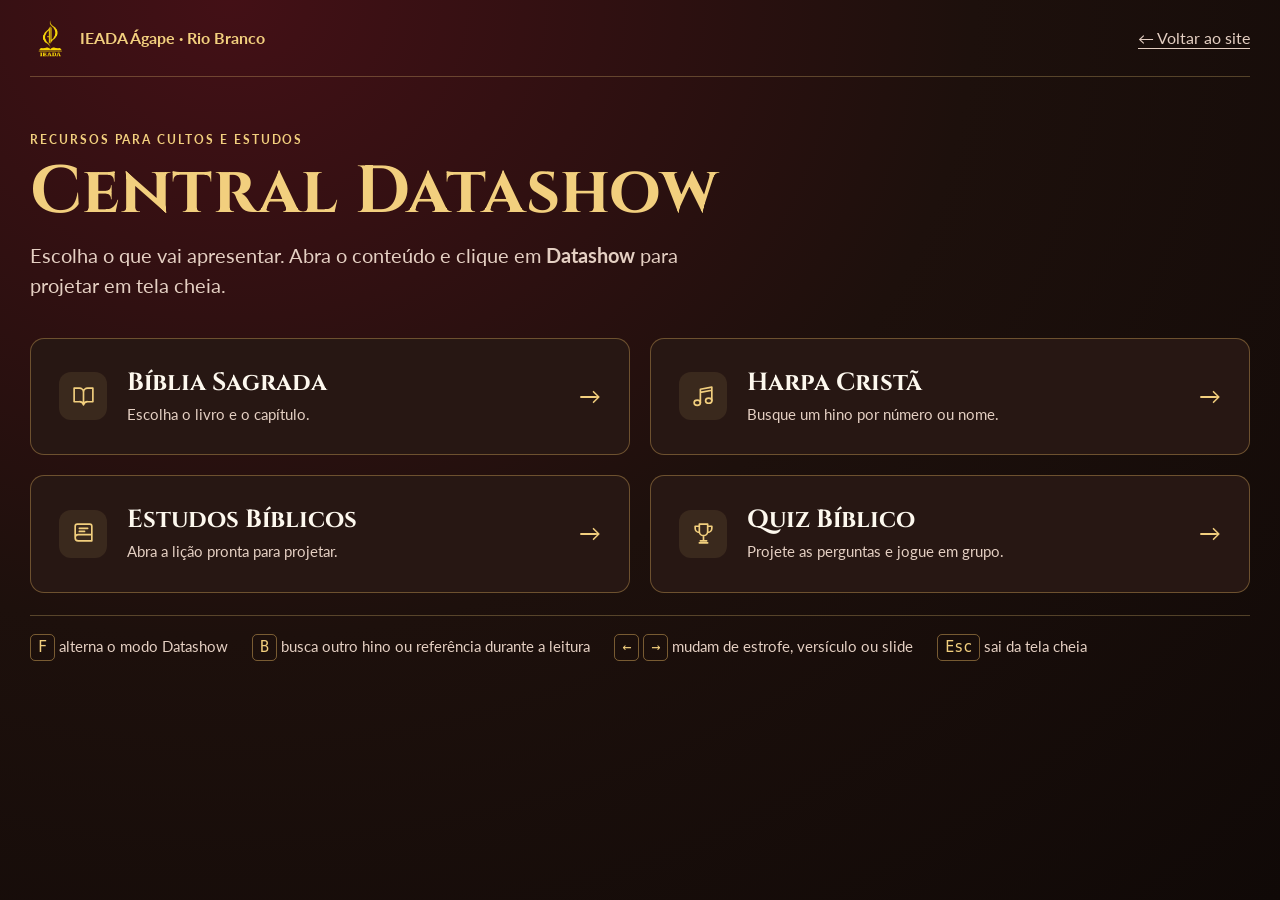
<file: apresentacao.html>
<!DOCTYPE html>
<html lang="pt-BR">
<head>
  <meta charset="UTF-8">
  <meta name="viewport" content="width=device-width, initial-scale=1">
  <meta name="theme-color" content="#180e0b">
  <title>Central Datashow | IEADA Ágape</title>
  <meta name="description" content="Abra a Bíblia, a Harpa Cristã, os estudos e o quiz da IEADA Ágape para apresentar no Datashow.">
  <link rel="icon" href="logo.png">
  <link href="https://fonts.googleapis.com/css2?family=Cinzel:wght@600;700&family=Lato:wght@400;700&display=swap" rel="stylesheet">
  <style>
    *, *::before, *::after { box-sizing: border-box; }
    :root { color-scheme: dark; --gold: #f2cf7e; --cream: #fdf8ee; --muted: #e4cfc2; }
    body {
      margin: 0;
      min-height: 100vh;
      background: radial-gradient(ellipse at 18% 0%, #431016, #1d100c 50%, #100907);
      color: var(--cream);
      font: 1rem/1.55 Lato, system-ui, sans-serif;
    }
    a { color: inherit; }
    a:focus-visible { outline: 3px solid var(--gold); outline-offset: 4px; }
    .frame { width: min(100% - 40px, 1220px); margin-inline: auto; }
    .masthead {
      display: flex;
      flex-wrap: wrap;
      align-items: center;
      justify-content: space-between;
      gap: 12px 20px;
      padding: 18px 0;
      border-bottom: 1px solid #f2cf7e46;
    }
    .brand { display: inline-flex; align-items: center; gap: 10px; color: var(--gold); text-decoration: none; font-weight: 700; }
    .brand img { width: 40px; height: 40px; object-fit: contain; }
    .back { color: var(--muted); text-underline-offset: 4px; }
    main { padding-block: clamp(32px, 6vh, 68px) 48px; }
    .eyebrow { color: var(--gold); letter-spacing: .16em; text-transform: uppercase; font-weight: 700; font-size: .76rem; }
    h1 { margin: 6px 0 12px; color: var(--gold); font: 700 clamp(2.05rem, 5.2vw, 4.5rem)/1.1 Cinzel, Georgia, serif; }
    .intro { max-width: 58ch; margin: 0 0 clamp(24px, 4vh, 42px); color: var(--muted); font-size: clamp(1rem, 1.7vw, 1.22rem); }
    .tools { display: grid; grid-template-columns: repeat(2, minmax(0, 1fr)); gap: clamp(12px, 2vw, 20px); }
    .tool {
      display: grid;
      grid-template-columns: auto minmax(0, 1fr) auto;
      align-items: center;
      gap: clamp(10px, 2vw, 20px);
      min-height: 112px;
      padding: clamp(14px, 2.3vw, 28px);
      border: 1px solid #d6a85a66;
      border-radius: 14px;
      background: #271713;
      text-decoration: none;
      transition: background .18s, border-color .18s;
    }
    .tool:hover { background: #39221a; border-color: var(--gold); }
    .tool-icon { display: grid; place-items: center; width: 48px; height: 48px; border-radius: 12px; background: #f2cf7e18; color: var(--gold); }
    .tool-icon svg { width: 25px; height: 25px; fill: none; stroke: currentColor; stroke-width: 1.6; stroke-linecap: round; stroke-linejoin: round; }
    .tool strong { display: block; font: 700 clamp(1.05rem, 2vw, 1.55rem)/1.25 Cinzel, Georgia, serif; }
    .tool small { display: block; margin-top: 5px; color: var(--muted); font-size: .95rem; }
    .arrow { color: var(--gold); font-size: 1.4rem; }
    .shortcuts {
      display: flex;
      flex-wrap: wrap;
      align-items: center;
      gap: 12px 24px;
      padding: 18px 0;
      margin-top: 22px;
      border-top: 1px solid #f2cf7e46;
      color: var(--muted);
      font-size: .94rem;
    }
    kbd { display: inline-block; padding: 1px 7px; border: 1px solid #d6a85a80; border-radius: 5px; color: var(--gold); }
    @media (max-width: 720px) { .tools { grid-template-columns: 1fr; } .tool { min-height: 88px; } }
    @media (prefers-reduced-motion: reduce) { .tool { transition: none; } }
  </style>
  <link rel="manifest" href="manifest.webmanifest">
  <link rel="apple-touch-icon" sizes="180x180" href="icons/app-apple-180.png">
  <meta name="apple-mobile-web-app-title" content="IEADA Ágape">
</head>
<body>
  <header class="masthead frame">
    <a class="brand" href="index.html"><img src="logo.png" alt=""> IEADA Ágape · Rio Branco</a>
    <a class="back" href="index.html">← Voltar ao site</a>
  </header>
  <main class="frame">
    <div class="eyebrow">Recursos para cultos e estudos</div>
    <h1>Central Datashow</h1>
    <p class="intro">Escolha o que vai apresentar. Abra o conteúdo e clique em <strong>Datashow</strong> para projetar em tela cheia.</p>
    <nav class="tools" aria-label="Ferramentas para apresentar">
      <a class="tool" href="biblia.html">
        <span class="tool-icon"><svg viewBox="0 0 24 24" aria-hidden="true"><path d="M12 6v14M3 4h5a4 4 0 0 1 4 4 4 4 0 0 1 4-4h5v13h-5a4 4 0 0 0-4 3 4 4 0 0 0-4-3H3z"/></svg></span>
        <span><strong>Bíblia Sagrada</strong><small>Escolha o livro e o capítulo.</small></span>
        <span class="arrow" aria-hidden="true">→</span>
      </a>
      <a class="tool" href="harpa.html">
        <span class="tool-icon"><svg viewBox="0 0 24 24" aria-hidden="true"><path d="M9 18V5l11-2v13M9 8l11-2"/><ellipse cx="6" cy="18" rx="3" ry="2.5"/><ellipse cx="17" cy="16" rx="3" ry="2.5"/></svg></span>
        <span><strong>Harpa Cristã</strong><small>Busque um hino por número ou nome.</small></span>
        <span class="arrow" aria-hidden="true">→</span>
      </a>
      <a class="tool" href="estudos.html?datashow=1">
        <span class="tool-icon"><svg viewBox="0 0 24 24" aria-hidden="true"><path d="M6 3h12a2 2 0 0 1 2 2v14H7a3 3 0 0 1-3-3V5a2 2 0 0 1 2-2zM4 16a3 3 0 0 1 3-3h13M8 7h8M8 10h5"/></svg></span>
        <span><strong>Estudos Bíblicos</strong><small>Abra a lição pronta para projetar.</small></span>
        <span class="arrow" aria-hidden="true">→</span>
      </a>
      <a class="tool" href="quiz.html">
        <span class="tool-icon"><svg viewBox="0 0 24 24" aria-hidden="true"><path d="M8 3h8v7a4 4 0 1 1-8 0zM8 5H4v2a4 4 0 0 0 4 4M16 5h4v2a4 4 0 0 1-4 4M12 14v5M8 21h8M9 19h6"/></svg></span>
        <span><strong>Quiz Bíblico</strong><small>Projete as perguntas e jogue em grupo.</small></span>
        <span class="arrow" aria-hidden="true">→</span>
      </a>
    </nav>
    <div class="shortcuts" aria-label="Atalhos de apresentação">
      <span><kbd>F</kbd> alterna o modo Datashow</span>
      <span><kbd>B</kbd> busca outro hino ou referência durante a leitura</span>
      <span><kbd>←</kbd> <kbd>→</kbd> mudam de estrofe, versículo ou slide</span>
      <span><kbd>Esc</kbd> sai da tela cheia</span>
    </div>
  </main>
</body>
</html>
</file>
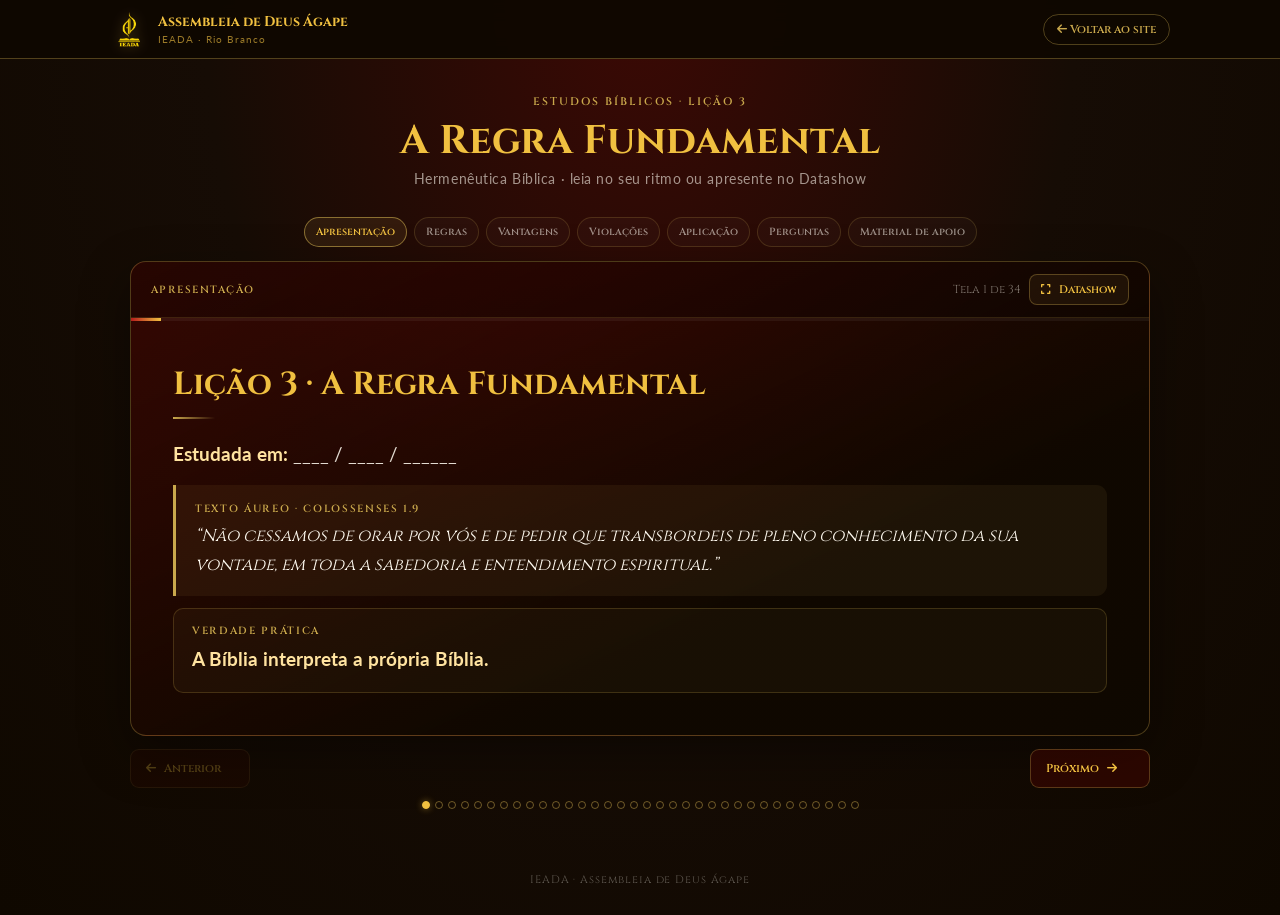
<file: estudos.html>
<!DOCTYPE html>
<html lang="pt-BR">
<head>
  <meta charset="UTF-8" />
  <meta name="viewport" content="width=device-width, initial-scale=1.0" />
  <meta name="description" content="Estudo bíblico interativo da Assembleia de Deus Ágape: Lição 3, A Regra Fundamental." />
  <meta name="theme-color" content="#0f0800" />
  <title>Estudos Bíblicos – A Regra Fundamental | IEADA Ágape</title>
  <link rel="icon" type="image/png" href="logo.png" />
  <link href="https://fonts.googleapis.com/css2?family=Cinzel:wght@400;600;700&family=Lato:wght@300;400;700&display=swap" rel="stylesheet" />
  <link rel="stylesheet" href="https://cdnjs.cloudflare.com/ajax/libs/font-awesome/6.5.0/css/all.min.css" />
  <style>
    :root{--red:#b71c1c;--red-dark:#650900;--gold:#c9a84c;--gold-lt:#f0c040;--dark:#0f0800;--dark2:#1a1000;--cream:#fdf8ee;--green:#238264;--danger:#ce514b}
    *,*::before,*::after{box-sizing:border-box}
    html{scroll-behavior:smooth}
    body{margin:0;min-height:100vh;background:radial-gradient(ellipse at 50% 0%,#3b0905 0%,#160c05 48%,var(--dark) 100%);color:var(--cream);font-family:'Lato',sans-serif}
    button,select{font:inherit}
    .header{position:sticky;top:0;z-index:20;background:rgba(15,8,0,.96);border-bottom:1px solid rgba(201,168,76,.36);backdrop-filter:blur(10px)}
    .header-inner{max-width:1100px;margin:auto;padding:10px 20px;display:flex;align-items:center;justify-content:space-between;gap:14px}
    .brand{display:flex;align-items:center;gap:10px;text-decoration:none}
    .brand img{width:38px;height:38px;object-fit:contain;filter:drop-shadow(0 0 7px rgba(201,168,76,.4))}
    .brand-name{font:700 .86rem 'Cinzel',serif;color:var(--gold-lt);line-height:1.4}
    .brand-name span{display:block;font: .65rem 'Lato',sans-serif;color:rgba(240,192,64,.62);letter-spacing:.1em}
    .back{padding:7px 13px;border:1px solid rgba(201,168,76,.35);border-radius:24px;color:var(--gold);font:600 .72rem 'Cinzel',serif;text-decoration:none;white-space:nowrap}
    .back:hover{border-color:var(--gold);background:rgba(201,168,76,.08)}
    .hero{text-align:center;padding:35px 18px 18px}
    .hero-kicker{color:var(--gold);font:600 .68rem 'Cinzel',serif;letter-spacing:.19em;text-transform:uppercase}
    h1,h2,h3,h4{font-family:'Cinzel',serif}
    .hero h1{margin:8px 0 5px;color:var(--gold-lt);font-size:clamp(1.55rem,4.3vw,2.5rem);line-height:1.2}
    .hero p{margin:0;color:rgba(253,248,238,.58);font-size:.88rem;letter-spacing:.04em}
    .layout{max-width:940px;margin:0 auto;padding:0 18px 42px}
    .topic-nav{display:flex;justify-content:center;gap:7px;overflow-x:auto;padding:12px 2px 14px;scrollbar-width:none}
    .topic-nav::-webkit-scrollbar{display:none}
    .topic-btn{flex:0 0 auto;padding:7px 11px;border:1px solid rgba(201,168,76,.2);border-radius:20px;background:rgba(255,255,255,.025);color:rgba(253,248,238,.55);font:600 .65rem 'Cinzel',serif;cursor:pointer;transition:.2s}
    .topic-btn:hover,.topic-btn[aria-current="true"]{color:var(--gold-lt);border-color:rgba(201,168,76,.6);background:rgba(201,168,76,.1)}
    .panel{max-width:760px;margin:0 auto;border:1px solid rgba(201,168,76,.32);border-radius:16px;background:linear-gradient(155deg,rgba(127,0,0,.31),rgba(15,8,0,.95) 68%);box-shadow:0 18px 50px rgba(0,0,0,.38);overflow:hidden}
    .panel-top{display:flex;align-items:center;justify-content:space-between;gap:12px;padding:12px 20px;background:rgba(0,0,0,.27);border-bottom:1px solid rgba(201,168,76,.18)}
    .panel-right{display:flex;align-items:center;gap:14px}
    .present-btn{display:inline-flex;align-items:center;gap:8px;padding:7px 11px;border:1px solid rgba(201,168,76,.34);border-radius:8px;background:rgba(201,168,76,.08);color:var(--gold-lt);font:600 .68rem 'Cinzel',serif;cursor:pointer}
    .present-btn:hover{background:rgba(201,168,76,.17);border-color:var(--gold)}
    .section-label{color:var(--gold);font:600 .65rem 'Cinzel',serif;letter-spacing:.14em;text-transform:uppercase}
    .counter{color:rgba(253,248,238,.45);font: .72rem 'Cinzel',serif;white-space:nowrap}
    .progress{height:3px;background:rgba(255,255,255,.05)}
    .progress-fill{height:100%;width:0;background:linear-gradient(90deg,var(--red),var(--gold-lt));transition:width .28s ease}
    .slide-stage{min-height:330px;padding:clamp(22px,5vw,42px);animation:fade-up .3s ease}
    @keyframes fade-up{from{opacity:0;transform:translateY(8px)}to{opacity:1;transform:none}}
    .slide-title{margin:0 0 19px;color:var(--gold-lt);font-size:clamp(1.15rem,3vw,1.58rem);line-height:1.35}
    .slide-title::after{content:'';display:block;width:42px;height:2px;margin-top:11px;background:linear-gradient(90deg,var(--gold),transparent)}
    .slide-content{color:rgba(253,248,238,.88);font-size:1rem;line-height:1.8}
    .slide-content p{margin:0 0 13px}
    .slide-content h3{margin:20px 0 8px;color:var(--gold-lt);font-size:.93rem}
    .slide-content h4{margin:18px 0 7px;color:#f2d286;font-size:.82rem}
    .slide-content ul,.slide-content ol{padding-left:22px;margin:8px 0 14px}
    .slide-content li{padding-left:3px;margin:7px 0}
    .slide-content strong{color:#ffe3a0}
    .slide-content em{color:#f1d89f}
    .ref{display:block;margin-top:12px;color:var(--gold);font:600 .72rem 'Cinzel',serif;letter-spacing:.04em}
    .truth-card{padding:17px 19px;margin:12px 0;border-left:3px solid var(--gold);border-radius:0 11px 11px 0;background:rgba(201,168,76,.08)}
    .truth-label{display:block;margin-bottom:5px;color:var(--gold);font:600 .65rem 'Cinzel',serif;letter-spacing:.16em;text-transform:uppercase}
    .truth-text{font:italic 1.07rem/1.7 'Cinzel',serif;color:var(--cream)}
    .practical-card{padding:15px 18px;border:1px solid rgba(201,168,76,.22);border-radius:10px;background:rgba(201,168,76,.05)}
    .devotional-grid{display:grid;grid-template-columns:repeat(2,minmax(0,1fr));gap:9px;margin-top:12px}
    .devotional-item{padding:10px 12px;border:1px solid rgba(201,168,76,.17);border-radius:9px;background:rgba(255,255,255,.035);font-size:.87rem;line-height:1.5}
    .devotional-item strong{display:block;color:var(--gold-lt);font:600 .72rem 'Cinzel',serif;margin-bottom:3px}
    .verse-list{display:grid;gap:9px}
    .verse{display:grid;grid-template-columns:30px 1fr;gap:9px;align-items:start;padding:10px 12px;border-radius:9px;background:rgba(255,255,255,.035);border:1px solid rgba(201,168,76,.12)}
    .verse-num{color:var(--gold);font:600 .75rem 'Cinzel',serif}
    .verse p{margin:0}
    .quiz-meta{display:flex;justify-content:space-between;gap:12px;margin-bottom:15px;color:rgba(253,248,238,.5);font:600 .68rem 'Cinzel',serif;letter-spacing:.09em;text-transform:uppercase}
    .quiz-question{margin:0 0 17px;font:600 clamp(1.08rem,3vw,1.35rem)/1.55 'Cinzel',serif;color:var(--cream)}
    .quiz-options{display:grid;gap:9px}
    .quiz-option{display:flex;align-items:flex-start;gap:12px;width:100%;padding:12px 14px;text-align:left;border:1px solid rgba(201,168,76,.23);border-radius:10px;background:rgba(255,255,255,.04);color:var(--cream);font-size:.92rem;line-height:1.5;cursor:pointer;transition:.18s}
    .quiz-option:hover:not(:disabled){background:rgba(201,168,76,.1);border-color:rgba(201,168,76,.65);transform:translateY(-1px)}
    .option-letter{display:grid;place-items:center;flex:0 0 25px;width:25px;height:25px;border:1px solid rgba(201,168,76,.4);border-radius:50%;color:var(--gold-lt);font:600 .7rem 'Cinzel',serif}
    .quiz-option.correct{border-color:rgba(35,130,100,.8);background:rgba(35,130,100,.16)}
    .quiz-option.incorrect{border-color:rgba(206,81,75,.75);background:rgba(206,81,75,.13)}
    .quiz-option:disabled{cursor:default}
    .feedback{display:none;margin-top:14px;padding:14px 16px;border:1px solid rgba(201,168,76,.2);border-radius:10px;background:rgba(0,0,0,.2);color:rgba(253,248,238,.82);font-size:.88rem;line-height:1.6}
    .feedback.show{display:block}
    .feedback strong{display:block;margin-bottom:4px;color:var(--gold-lt);font-family:'Cinzel',serif}
    .restart-quiz{display:block;margin-top:11px;padding:7px 11px;border:1px solid rgba(201,168,76,.3);border-radius:7px;background:rgba(255,255,255,.04);color:var(--gold-lt);font:600 .65rem 'Cinzel',serif;cursor:pointer}
    .restart-quiz:hover{background:rgba(201,168,76,.12);border-color:var(--gold)}
    .slide-nav{display:flex;align-items:center;justify-content:space-between;gap:12px;max-width:760px;margin:13px auto 0}
    .nav-button{display:flex;align-items:center;gap:8px;min-width:120px;padding:11px 15px;border:1px solid rgba(201,168,76,.31);border-radius:9px;background:rgba(127,0,0,.24);color:var(--gold-lt);font:600 .72rem 'Cinzel',serif;cursor:pointer;transition:.2s}
    .nav-button:hover:not(:disabled){background:rgba(127,0,0,.5);border-color:var(--gold)}
    .nav-button:disabled{opacity:.28;cursor:default}
    .slide-dots{display:flex;justify-content:center;gap:5px;flex-wrap:wrap;margin:13px auto 0;max-width:540px}
    .slide-dot{width:8px;height:8px;padding:0;border:1px solid rgba(201,168,76,.5);border-radius:50%;background:transparent;cursor:pointer}
    .slide-dot[aria-current="true"]{background:var(--gold-lt);border-color:var(--gold-lt);box-shadow:0 0 7px rgba(240,192,64,.45)}
    .footer{text-align:center;padding:21px 15px 28px;color:rgba(253,248,238,.32);font: .68rem 'Cinzel',serif;letter-spacing:.08em}
    @media(max-width:600px){.header-inner{padding:9px 12px}.brand-name{font-size:.72rem}.brand img{width:32px;height:32px}.back{font-size:.64rem;padding:6px 10px}.hero{padding-top:27px}.layout{padding:0 11px 32px}.topic-nav{justify-content:flex-start}.topic-btn{font-size:.61rem;padding:7px 9px}.panel-top{padding:10px 14px}.slide-stage{min-height:280px;padding:22px 17px}.slide-content{font-size:.95rem;line-height:1.74}.devotional-grid{grid-template-columns:1fr}.slide-nav{gap:8px}.nav-button{min-width:0;padding:10px 11px;font-size:.65rem}.slide-dots{max-width:300px}}
    @media(prefers-reduced-motion:reduce){html{scroll-behavior:auto}*,*::before,*::after{animation-duration:.01ms!important;transition-duration:.01ms!important}}
  </style>
  <link rel="stylesheet" href="desktop.css">
  <link rel="stylesheet" href="estudos-projecao.css">
  <link rel="manifest" href="manifest.webmanifest">
  <link rel="apple-touch-icon" sizes="180x180" href="icons/app-apple-180.png">
  <meta name="apple-mobile-web-app-title" content="IEADA Ágape">
</head>
<body class="site-study">
  <header class="header">
    <div class="header-inner">
      <a class="brand" href="index.html"><img src="logo.png" alt=""><span class="brand-name">Assembleia de Deus Ágape<span>IEADA · Rio Branco</span></span></a>
      <a class="back" href="index.html"><i class="fa-solid fa-arrow-left" aria-hidden="true"></i> Voltar ao site</a>
    </div>
  </header>

  <section class="hero">
    <div class="hero-kicker">Estudos Bíblicos · Lição 3</div>
    <h1>A Regra Fundamental</h1>
    <p>Hermenêutica Bíblica · leia no seu ritmo ou apresente no Datashow</p>
  </section>

  <main class="layout" id="presentation">
    <nav class="topic-nav" id="topicNav" aria-label="Seções do estudo"></nav>
    <section class="panel" aria-live="polite">
      <div class="panel-top"><span class="section-label" id="sectionLabel"></span><div class="panel-right"><span class="counter" id="counter"></span><button class="present-btn" id="studyFullscreen" type="button"><i class="fa-solid fa-expand" aria-hidden="true"></i> Tela cheia</button><button class="present-btn" id="presentButton" type="button" aria-pressed="false" title="Modo Datashow (F)"><i class="fa-solid fa-expand" aria-hidden="true"></i><span>Datashow</span></button></div></div>
      <div class="progress"><div class="progress-fill" id="progressFill"></div></div>
      <article class="slide-stage" id="slideStage"></article>
    </section>
    <nav class="slide-nav" aria-label="Navegação dos slides">
      <button class="nav-button" id="previous" type="button"><i class="fa-solid fa-arrow-left" aria-hidden="true"></i> Anterior</button>
      <button class="nav-button" id="next" type="button">Próximo <i class="fa-solid fa-arrow-right" aria-hidden="true"></i></button>
    </nav>
    <div class="slide-dots" id="slideDots" aria-label="Ir para slide"></div>
  </main>

  <footer class="footer">IEADA · Assembleia de Deus Ágape</footer>

  <div hidden aria-hidden="true">
    <template id="s1">
      <div class="truth-card"><span class="truth-label">Texto Áureo</span><div class="truth-text">“Não cessamos de orar por vós e de pedir que transbordeis de pleno conhecimento da sua vontade, em toda a sabedoria e entendimento espiritual.” <span class="ref">Colossenses 1.9</span></div></div>
      <div class="practical-card"><span class="truth-label">Verdade Prática</span><strong>A Bíblia interpreta a própria Bíblia.</strong></div>
      <h3>Devocional Diário</h3>
      <div class="devotional-grid">
        <div class="devotional-item"><strong>Segunda · Dt 8.3</strong>Alimento para a alma faminta</div>
        <div class="devotional-item"><strong>Terça · 2Tm 3.16</strong>Palavra inspirada por Deus</div>
        <div class="devotional-item"><strong>Quarta · Ez 37.7</strong>O poder que concede vida</div>
        <div class="devotional-item"><strong>Quinta · 2Co 6.7</strong>Armas ofensivas e defensivas</div>
        <div class="devotional-item"><strong>Sexta · Jr 15.16</strong>Sentir prazer nos Mandamentos</div>
        <div class="devotional-item"><strong>Sábado · Sl 119.11</strong>Guardar a Palavra no coração</div>
      </div>
      <p class="ref">Hinos da Harpa: 408 · 147 · 135</p>
    </template>
    <template id="s2">
      <h3>Colossenses 1.9–12</h3>
      <div class="verse-list">
        <div class="verse"><span class="verse-num">9</span><p>Por esta razão, também nós, desde o dia em que o ouvimos, não cessamos de orar por vós e de pedir que transbordeis de pleno conhecimento da sua vontade, em toda a sabedoria e entendimento espiritual;</p></div>
        <div class="verse"><span class="verse-num">10</span><p>a fim de viverdes de modo digno do Senhor, para o seu inteiro agrado, frutificando em toda boa obra e crescendo no pleno conhecimento de Deus;</p></div>
        <div class="verse"><span class="verse-num">11</span><p>sendo fortalecidos com todo o poder, segundo a força da sua glória, em toda a perseverança e longanimidade; com alegria,</p></div>
        <div class="verse"><span class="verse-num">12</span><p>dando graças ao Pai, que vos fez idôneos à parte que vos cabe da herança dos santos na luz.</p></div>
      </div>
    </template>
    <template id="s3">
      <h3>Introdução</h3>
      <p>Ao estudar as Escrituras, deve-se levar em conta que não se pode entender o texto sagrado do seu próprio modo, seguindo fórmulas particulares (2Pe 1.20). A hermenêutica é a ciência que trata das regras que visam à interpretação das passagens bíblicas, buscando elucidar o seu real sentido e, assim, possibilitar a sua aplicação correta.</p>
    </template>
    <template id="s3b">
      <div class="truth-card"><span class="truth-label">I. A regra das regras</span><div class="truth-text">“A Bíblia interpreta a Bíblia.”</div></div>
      <p>Normalmente, quando se trata de interpretar o texto de um documento importante, no qual se encontram pontos obscuros, deve-se esperar primariamente que este seja o seu próprio intérprete. Esgotada essa possibilidade, outras fontes poderão ser buscadas. Em relação à Bíblia, tal procedimento não somente é conveniente e possível, mas também absolutamente necessário e indispensável. Desta, derivam todas as outras regras.</p>
    </template>
    <template id="s4">
      <h3>1. A Bíblia interpreta a Bíblia</h3>
      <p>De fato, a Bíblia é indiscutivelmente a melhor intérprete de si mesma. Esta é a primeira e fundamental regra da correta interpretação bíblica. A Escritura é, indiscutivelmente, o seu melhor comentário e interpretação.</p>
      <div class="truth-card"><span class="truth-label">Ideia-chave</span><div class="truth-text">Quando uma passagem parecer difícil, procure outra parte da Bíblia que a esclareça.</div></div>
      <p class="ref">Atos 8.30–35 · 2 Pedro 1.20</p>
    </template>
    <template id="s5">
      <h3>2. Contexto amplo</h3>
      <p>Para se interpretar a Bíblia, deve-se enxergar toda ela, a partir do seu contexto imediato, ou seja, partindo de todas as palavras em volta do texto, e depois verificar todas as outras passagens de referência. O intérprete precisa estar familiarizado com a Escritura e manter uma aplicação concentrada.</p>
    </template>
    <template id="s5b">
      <p>Quanto mais familiarizado estiver, mais facilmente encontrará os versículos e passagens correlatas que esclarecem outras passagens, <em>“conferindo coisas espirituais com espirituais”</em> (1Co 2.13). Isso equivale a usar a Bíblia de tal modo que ela venha a ser sua própria intérprete.</p>
    </template>
    <template id="s6">
      <h3>3. Simplicidade e clareza</h3>
      <p>Sendo a Bíblia um livro divinamente inspirado, seu objetivo principal é fazer o homem <em>“sábio para a salvação pela fé em Cristo Jesus”</em> (2Tm 3.15,16). Por isso, é plausível que a mensagem bíblica tenha sido expressa com simplicidade e clareza, para ser suficientemente entendida.</p>
      <p>Todavia, como a Bíblia trata, no seu conjunto, de temas que abrangem o céu e a terra, o visível e o invisível, o material e o espiritual, o tempo e a eternidade, há passagens que só podem ser plenamente entendidas mediante um estudo cuidadoso e aplicado.</p>
      <h3>Quando uma passagem parece difícil</h3>
      <p>Procure outra parte da Bíblia que a esclareça (At 8.30–35; Is 53.7).</p>
      <ul><li>A Bíblia é absolutamente consistente e não pode contradizer-se, inclusive em questões de doutrina, moral, ética ou fatos históricos.</li><li>O ensino de passagens claras e múltiplas deve ter prioridade sobre um ensino aparente de passagens únicas e obscuras.</li></ul>
    </template>
    <template id="s7">
      <h3>4. Uma única verdade</h3>
      <p>Há um significado correto para cada texto da Bíblia, uma única verdade possível, ao contrário da teoria liberal de que a interpretação depende de cada intérprete (Jo 17.17).</p>
      <p>Na realidade, não existem múltiplas interpretações corretas de uma passagem bíblica, exceto no sentido de que existem, algumas vezes, vários aspectos do significado. Uma passagem pode ter variadas aplicações, mas só existe um único significado central.</p>
      <p>A correta interpretação levará diferentes pessoas, de diferentes lugares e idades, a chegarem às mesmas conclusões sobre esse significado central, não ao contrário. Jesus enviou o Espírito Santo para nos guiar no entendimento correto da mesma Palavra que Ele inspirou (Jo 14.26; 1Jo 2.27).</p>
      <p class="ref">“A Bíblia é sua principal intérprete.”</p>
    </template>
    <template id="s8">
      <h3>II. Vantagens desta regra</h3>
      <p>Sabendo que a Escritura deve ser explicada pela própria Escritura, algumas vantagens decorrem de se usar a Bíblia como intérprete de si mesma.</p>
    </template>
    <template id="s8b">
      <h3>1. Sentido verdadeiro das palavras</h3>
      <p>Tomando a comparação de preceitos com preceitos, de conceitos com conceitos, verificando atentamente as passagens correlatas expressas na Palavra, não só o intérprete adquire o verdadeiro sentido das palavras e textos determinados, mas também a certeza, quanto à fé e à moral, de todas as doutrinas bíblicas (Lc 24.27).</p>
    </template>
    <template id="s9">
      <h3>2. Totalidade da mensagem</h3>
      <p>A revelação bíblica foi dada progressivamente, de maneira que algumas passagens apenas refletem um ensino parcial duma verdade (Is 28.10; Hb 1.1).</p>
    </template>
    <template id="s9b">
      <p>Portanto, deve-se ter sempre em mente que não se pode considerar de toda bíblica uma doutrina antes de resumir e encerrar tudo quanto a Escritura diz a respeito da mesma. Tampouco um dever é de todo bíblico se não abrange e reúne todos os ensinos, prescrições e reservas que determinam a Bíblia em relação ao mesmo.</p>
    </template>
    <template id="s10">
      <h3>3. Importância desta regra</h3>
      <p>É de suma importância observar a regra das regras (a Bíblia é sua própria intérprete), evitando incorrer em erros e até atrair sobre si a maldição que a própria Escritura Sagrada pronuncia contra quem adulterar a Palavra de Deus (2Co 4.2; 2Pe 3.16).</p>
      <p>Além disso, quem busca interpretar a Bíblia sob a égide dessa regra fundamental terá mais possibilidade de descobrir o verdadeiro significado dos textos sagrados.</p>
      <p>Quer seja para aplicar a verdade divina na sua própria vida, ou para pregar e ensinar a outros, o intérprete tem o dever de tomar os ensinamentos bíblicos na sua integridade e verdade, com o firme compromisso de jamais torcê-los ou ajustá-los à sua particular percepção ou necessidade.</p>
      <div class="truth-card"><span class="truth-label">Exemplo da lição</span><p>Ao ser tentado no deserto, Jesus usou esta regra de interpretação da Escritura para refutar cada uma das investidas satânicas (Mt 4.1–11).</p><p><em>“Não se pronuncia sentença antes de haver ouvido as partes.”</em></p></div>
    </template>
    <template id="s11">
      <h3>III. Violações desta regra</h3>
      <p>Muitos, ao longo da história, ignorando ou violando esta regra simples e racional, têm buscado conferir aos seus funestos erros (heresias) o aparente apoio das Escrituras.</p>
    </template>
    <template id="s11b">
      <h3>1. Erros históricos</h3>
      <p>Os judeus encontraram aparente apoio nas Escrituras para rejeitarem a Cristo, ao se fixarem em passagens bíblicas isoladas e arrancadas de seu contexto (Jo 1.11; 7.27; 12.34). Eles também rejeitaram o Seu testemunho (Jo 3.32; 5.43).</p>
    </template>
    <template id="s12">
      <h3>Erros históricos · continuação</h3>
      <p>Procedendo de modo semelhante, os católicos encontram aparente apoio para o erro do papado e da adoração a Maria, entre outras heresias; os espíritas acham apoio para a sua doutrina errônea da encarnação; os céticos, os incrédulos e os zombadores acham base para as contradições do saber (1Tm 6.20).</p>
      <p>Todas as heresias têm pelo menos dois pontos em comum:</p>
      <ol type="a"><li>partir do pressuposto errôneo de que se pode provar qualquer coisa com a Bíblia;</li><li>ignorar a regra fundamental (e as demais regras) de interpretação.</li></ol>
      <p>Porém, o maior erro é desconhecer que <em>“a lei do Senhor é perfeita”</em>, portanto, não tem contradição nem falsidade (Sl 19.7).</p>
    </template>
    <template id="s13">
      <h3>2. Juízos eternos</h3>
      <p>Se tão somente esses intérpretes tivessem tido o bom senso de permitir à Bíblia a condição de explicar-se a si mesma, teriam evitado os tão funestos erros resultantes de sua obediência a espíritos enganadores e a ensinamentos de demônios (1Tm 4.1).</p>
      <p>Tais pessoas estão sujeitas a juízo, pois estão em franca desobediência ao Espírito Santo, o Inspirador das Escrituras. Os mesmos foram enganados por Satanás, o primeiro intérprete conhecido da Palavra de Deus, o qual deu um sentido que ela não tinha, falseando astutamente a verdade (Gn 3.1–6; Ap 22.18). Cuidado!</p>
      <div class="truth-card"><span class="truth-label">Quadro da lição</span><div class="truth-text">“O primeiro intérprete da Bíblia foi Satanás. Falsificando astutamente a verdade.”</div></div>
    </template>
    <template id="s14">
      <h3>Aplicação pessoal</h3>
      <div class="truth-card"><span class="truth-label">A regra em prática</span><div class="truth-text">A utilização apropriada da regra fundamental — “A Bíblia interpreta a Bíblia” — levará ao descobrimento do verdadeiro significado do texto sagrado.</div></div>
      <p>Leia a passagem no contexto, compare as referências relacionadas e observe o que a própria Escritura diz sobre o tema antes de definir a aplicação.</p>
    </template>
    <template id="s17">
      <h3>Vocabulário</h3>
      <ul><li><strong>Fundamental:</strong> que serve de fundamento. Básico, essencial, necessário.</li><li><strong>Heresia:</strong> doutrina contrária ao que a Bíblia estatui em matéria de fé.</li><li><strong>Intérprete:</strong> pessoa que interpreta. Comentarista, exegeta, hermeneuta.</li><li><strong>Violação:</strong> ato ou efeito de violar. Infração de normas ou disposições legais.</li></ul>
    </template>
    <template id="s18">
      <h3>Ferramentas à sua disposição</h3>
      <ul><li>Revistas da Escola Dominical — Aluno e Professor.</li><li>Aplicativo da Revista para Tablets e Smartphones.</li><li>Livro de Consulta e leitura complementar — Instituto Cristão Internacional.</li><li>Videoaulas em DVD — todas as lições apresentadas pelo comentarista.</li><li>Programa de TV — Rede Boas Novas, sábado, às 21h30.</li><li>Site com Sistema de Controle de frequência, igrejas, professores e alunos.</li><li>Certificado e Diploma reconhecidos por seminários e faculdades.</li></ul>
    </template>
    <template id="s18b">
      <p><strong>Central de Atendimento:</strong> (91) 3110-2400<br><strong>Acesse:</strong> www.educacaocristacontinuada.com.br</p>
    </template>
    <template id="s19">
      <p><strong>Estudada em:</strong> ____ / ____ / ______</p>
      <div class="truth-card"><span class="truth-label">Texto Áureo · Colossenses 1.9</span><div class="truth-text">“Não cessamos de orar por vós e de pedir que transbordeis de pleno conhecimento da sua vontade, em toda a sabedoria e entendimento espiritual.”</div></div>
      <div class="practical-card"><span class="truth-label">Verdade Prática</span><strong>A Bíblia interpreta a própria Bíblia.</strong></div>
    </template>
    <template id="s20">
      <h3>Devocional Diário</h3>
      <div class="devotional-grid">
        <div class="devotional-item"><strong>Segunda · Dt 8.3</strong>Alimento para a alma faminta</div>
        <div class="devotional-item"><strong>Terça · 2Tm 3.16</strong>Palavra inspirada por Deus</div>
        <div class="devotional-item"><strong>Quarta · Ez 37.7</strong>O poder que concede vida</div>
        <div class="devotional-item"><strong>Quinta · 2Co 6.7</strong>Armas ofensivas e defensivas</div>
        <div class="devotional-item"><strong>Sexta · Jr 15.16</strong>Sentir prazer nos Mandamentos</div>
        <div class="devotional-item"><strong>Sábado · Sl 119.11</strong>Guardar a Palavra no coração</div>
      </div>
      <p class="ref">Hinos da Harpa: 408 · 147 · 135</p>
    </template>
    <template id="s21">
      <h3>Colossenses 1.9–10</h3>
      <div class="verse-list">
        <div class="verse"><span class="verse-num">9</span><p>Por esta razão, também nós, desde o dia em que o ouvimos, não cessamos de orar por vós e de pedir que transbordeis de pleno conhecimento da sua vontade, em toda a sabedoria e entendimento espiritual;</p></div>
        <div class="verse"><span class="verse-num">10</span><p>a fim de viverdes de modo digno do Senhor, para o seu inteiro agrado, frutificando em toda boa obra e crescendo no pleno conhecimento de Deus;</p></div>
      </div>
    </template>
    <template id="s22">
      <h3>Colossenses 1.11–12</h3>
      <div class="verse-list">
        <div class="verse"><span class="verse-num">11</span><p>sendo fortalecidos com todo o poder, segundo a força da sua glória, em toda a perseverança e longanimidade; com alegria,</p></div>
        <div class="verse"><span class="verse-num">12</span><p>dando graças ao Pai, que vos fez idôneos à parte que vos cabe da herança dos santos na luz.</p></div>
      </div>
    </template>
    <template id="s23">
      <h3>3. Simplicidade e clareza</h3>
      <p>Sendo a Bíblia um livro divinamente inspirado, seu objetivo principal é fazer o homem <em>“sábio para a salvação pela fé em Cristo Jesus”</em> (2Tm 3.15,16).</p>
      <p>Por isso, é plausível que a mensagem bíblica tenha sido expressa com simplicidade e clareza, para ser suficientemente entendida.</p>
    </template>
    <template id="s24">
      <h3>Quando uma passagem parece difícil</h3>
      <p>Todavia, como a Bíblia trata, no seu conjunto, de temas que abrangem o céu e a terra, o visível e o invisível, o material e o espiritual, o tempo e a eternidade, há passagens que só podem ser plenamente entendidas mediante um estudo cuidadoso e aplicado.</p>
      <p>Quando uma passagem da Bíblia parece difícil, deve-se procurar alguma outra parte da mesma que a esclareça (At 8.30–35; Is 53.7). Deve-se levar em conta o seguinte:</p>
    </template>
    <template id="s24b">
      <ol type="a"><li>A Bíblia é absolutamente consistente e não pode contradizer-se, inclusive em questões de doutrina, moral, ética ou fatos históricos.</li><li>O ensino de passagens claras e múltiplas deve ter prioridade sobre um ensino aparente de passagens únicas e obscuras.</li></ol>
    </template>
    <template id="s25">
      <h3>4. Uma única verdade</h3>
      <p>Há um significado correto para cada texto da Bíblia, uma única verdade possível, ao contrário da teoria liberal de que a interpretação depende de cada intérprete (Jo 17.17).</p>
      <p>Na realidade, não existem múltiplas interpretações corretas de uma passagem bíblica, exceto no sentido de que existem, algumas vezes, vários aspectos do significado.</p>
    </template>
    <template id="s26">
      <h3>Uma verdade central</h3>
      <p>Uma passagem pode ter variadas aplicações, mas só existe um único significado central. A correta interpretação levará diferentes pessoas, de diferentes lugares e idades, a chegarem às mesmas conclusões sobre esse significado central, não ao contrário.</p>
      <p>Jesus enviou o Espírito Santo para nos guiar no entendimento correto da mesma Palavra que Ele inspirou (Jo 14.26; 1Jo 2.27).</p>
      <p class="ref">“A Bíblia é sua principal intérprete.”</p>
    </template>
    <template id="s28">
      <h3>3. Importância desta regra</h3>
      <p>É de suma importância observar a regra das regras (a Bíblia é sua própria intérprete), evitando incorrer em erros e até atrair sobre si a maldição que a própria Escritura Sagrada pronuncia contra quem adulterar a Palavra de Deus (2Co 4.2; 2Pe 3.16).</p>
      <p>Além disso, quem busca interpretar a Bíblia sob a égide dessa regra fundamental terá mais possibilidade de descobrir o verdadeiro significado dos textos sagrados.</p>
    </template>
    <template id="s29">
      <h3>Fidelidade ao texto</h3>
      <p>Quer seja para aplicar a verdade divina na sua própria vida, ou para pregar e ensinar a outros, o intérprete tem o dever de tomar os ensinamentos bíblicos na sua integridade e verdade, com o firme compromisso de jamais torcê-los ou ajustá-los à sua particular percepção ou necessidade.</p>
    </template>
    <template id="s29b">
      <div class="truth-card"><span class="truth-label">Exemplo da lição</span><p>Ao ser tentado no deserto, Jesus usou esta regra de interpretação da Escritura para refutar cada uma das investidas satânicas (Mt 4.1–11).</p><p><em>“Não se pronuncia sentença antes de haver ouvido as partes.”</em></p></div>
    </template>
    <template id="s30">
      <h3>Erros históricos · continuação</h3>
      <p>Procedendo de modo semelhante, os católicos encontram aparente apoio para o erro do papado e da adoração a Maria, entre outras heresias; os espíritas acham apoio para a sua doutrina errônea da encarnação; os céticos, os incrédulos e os zombadores acham base para as contradições do saber (1Tm 6.20).</p>
    </template>
    <template id="s31">
      <h3>Dois pontos em comum</h3>
      <p>Todas as heresias têm pelo menos dois pontos em comum:</p>
      <ol type="a"><li>partir do pressuposto errôneo de que se pode provar qualquer coisa com a Bíblia;</li><li>ignorar a regra fundamental (e as demais regras) de interpretação.</li></ol>
      <p>Porém, o maior erro é desconhecer que <em>“a lei do Senhor é perfeita”</em>, portanto, não tem contradição nem falsidade (Sl 19.7).</p>
    </template>
    <template id="s32">
      <h3>2. Juízos eternos</h3>
      <p>Se tão somente esses intérpretes tivessem tido o bom senso de permitir à Bíblia a condição de explicar-se a si mesma, teriam evitado os tão funestos erros resultantes de sua obediência a espíritos enganadores e a ensinamentos de demônios (1Tm 4.1).</p>
    </template>
    <template id="s33">
      <h3>O primeiro intérprete</h3>
      <p>Tais pessoas estão sujeitas a juízo, pois estão em franca desobediência ao Espírito Santo, o Inspirador das Escrituras. Os mesmos foram enganados por Satanás, o primeiro intérprete conhecido da Palavra de Deus, o qual deu um sentido que ela não tinha, falseando astutamente a verdade (Gn 3.1–6; Ap 22.18). Cuidado!</p>
    </template>
    <template id="s33b">
      <div class="truth-card"><span class="truth-label">Quadro da lição</span><div class="truth-text">“O primeiro intérprete da Bíblia foi Satanás. Falsificando astutamente a verdade.”</div></div>
    </template>
    <template id="s34">
      <h3>Aplicação pessoal</h3>
      <div class="truth-card"><span class="truth-label">A regra em prática</span><div class="truth-text">A utilização apropriada da regra fundamental — “A Bíblia interpreta a Bíblia” — levará ao descobrimento do verdadeiro significado do texto sagrado.</div></div>
    </template>
  </div>

  <script>
    const slides = [
      {title:'Lição 3 · A Regra Fundamental',section:'Apresentação',template:'s19'},
      {title:'Devocional Diário',section:'Apresentação',template:'s20'},
      {title:'Leitura Bíblica · Colossenses 1.9–10',section:'Apresentação',template:'s21'},
      {title:'Leitura Bíblica · Colossenses 1.11–12',section:'Apresentação',template:'s22'},
      {title:'Introdução',section:'Regras',template:'s3'},
      {title:'A regra das regras',section:'Regras',template:'s3b'},
      {title:'A Bíblia interpreta a Bíblia',section:'Regras',template:'s4'},
      {title:'Contexto amplo',section:'Regras',template:'s5'},
      {title:'Passagens correlatas',section:'Regras',template:'s5b'},
      {title:'Simplicidade e clareza',section:'Regras',template:'s23'},
      {title:'Como interpretar passagens difíceis',section:'Regras',template:'s24'},
      {title:'Dois critérios de interpretação',section:'Regras',template:'s24b'},
      {title:'Uma única verdade',section:'Regras',template:'s25'},
      {title:'Uma verdade central',section:'Regras',template:'s26'},
      {title:'Vantagens desta regra',section:'Vantagens',template:'s8'},
      {title:'Sentido verdadeiro das palavras',section:'Vantagens',template:'s8b'},
      {title:'Totalidade da mensagem',section:'Vantagens',template:'s9'},
      {title:'A doutrina e o conjunto das Escrituras',section:'Vantagens',template:'s9b'},
      {title:'Importância desta regra',section:'Vantagens',template:'s28'},
      {title:'Fidelidade ao texto',section:'Vantagens',template:'s29'},
      {title:'O exemplo de Jesus',section:'Vantagens',template:'s29b'},
      {title:'Violações desta regra',section:'Violações',template:'s11'},
      {title:'Erros históricos',section:'Violações',template:'s11b'},
      {title:'Erros históricos · continuação',section:'Violações',template:'s30'},
      {title:'Dois pontos em comum',section:'Violações',template:'s31'},
      {title:'Juízos eternos',section:'Violações',template:'s32'},
      {title:'O primeiro intérprete',section:'Violações',template:'s33'},
      {title:'Quadro da lição',section:'Violações',template:'s33b'},
      {title:'Aplicação pessoal',section:'Aplicação',template:'s34'},
      {title:'Pergunta 1 · Regra fundamental',section:'Perguntas',quizIndex:0},
      {title:'Pergunta 2 · Interpretação',section:'Perguntas',quizIndex:1},
      {title:'Vocabulário',section:'Material de apoio',template:'s17'},
      {title:'Ferramentas à sua disposição',section:'Material de apoio',template:'s18'},
      {title:'Central de atendimento',section:'Material de apoio',template:'s18b'}
    ];
    const quizQuestions = [
      {question:'Qual é a regra fundamental da hermenêutica?',options:['A Bíblia interpreta a Bíblia.','Cada pessoa define o sentido que preferir.','Uma passagem deve ser lida isoladamente.','Fontes externas têm prioridade sobre o texto.'],answer:0,explanation:'A regra apresentada na lição é “A Bíblia interpreta a Bíblia”. Dela derivam as outras regras de interpretação.'},
      {question:'Quem foi o primeiro intérprete que deturpou a Palavra de Deus?',options:['Moisés, ao receber a Lei.','Satanás, ao distorcer a ordem de Deus.','Pedro, ao negar Jesus.','Paulo, ao interpretar os profetas.'],answer:1,explanation:'A lição relaciona essa resposta a Gênesis 3.1–6, quando a serpente dá outro sentido à ordem de Deus.'}
    ];
    let current = 0;
    const quizAnswers = [null,null];
    const stage = document.getElementById('slideStage');
    const sectionLabel = document.getElementById('sectionLabel');
    const counter = document.getElementById('counter');
    const progressFill = document.getElementById('progressFill');
    const previous = document.getElementById('previous');
    const next = document.getElementById('next');
    const dotWrap = document.getElementById('slideDots');
    const topicNav = document.getElementById('topicNav');
    const presentation = document.getElementById('presentation');
    const presentButton = document.getElementById('presentButton');
    const letters = ['A','B','C','D'];

    function isPresenting() {
      return document.fullscreenElement === presentation || presentation.classList.contains('presentation-mode');
    }

    function fitSlide() {
      if(!isPresenting()) return;
      const frame = stage.querySelector('.slide-frame');
      if(!frame || !stage.clientHeight) return;
      const padding = getComputedStyle(stage);
      const available = stage.clientHeight - parseFloat(padding.paddingTop) - parseFloat(padding.paddingBottom);
      const minimum = stage.clientWidth >= 900 ? 24 : 16;
      let lower = minimum;
      let upper = Math.floor(Math.min(frame.clientWidth / 23, available / 6, 66));
      let size = minimum;
      while(lower <= upper) {
        const candidate = Math.floor((lower + upper) / 2);
        frame.style.setProperty('--slide-size', candidate + 'px');
        if(frame.offsetHeight <= available) {
          size = candidate;
          lower = candidate + 1;
        } else {
          upper = candidate - 1;
        }
      }
      frame.style.setProperty('--slide-size', size + 'px');
    }

    function syncPresentationButton() {
      const active = isPresenting();
      presentButton.setAttribute('aria-pressed', String(active));
      presentButton.title = active ? 'Sair do modo Datashow (F ou Esc)' : 'Modo Datashow (F)';
      presentButton.innerHTML = active
        ? '<i class="fa-solid fa-compress" aria-hidden="true"></i><span>Sair do Datashow</span>'
        : '<i class="fa-solid fa-expand" aria-hidden="true"></i><span>Datashow</span>';
      fitSlide();
    }

    async function openFullscreen() {
      if(!document.fullscreenEnabled || !presentation.requestFullscreen) return;
      try { await presentation.requestFullscreen(); }
      catch { /* O modo em janela já está ativo. */ }
    }

    async function togglePresentation() {
      if(isPresenting()) {
        presentation.classList.remove('presentation-mode');
        if(document.fullscreenElement === presentation) await document.exitFullscreen();
      } else {
        presentation.classList.add('presentation-mode');
        syncPresentationButton();
        await openFullscreen();
      }
      syncPresentationButton();
    }

    function renderQuiz(slide, questionNumber) {
      const q = quizQuestions[questionNumber];
      const selected = quizAnswers[questionNumber];
      const answered = selected !== null;
      const right = selected === q.answer;
      let options = '';
      q.options.forEach((option,index) => {
        const state = answered && index === q.answer ? ' correct' : (answered && index === selected ? ' incorrect' : '');
        options += '<button type="button" class="quiz-option' + state + '" data-option="' + index + '" ' + (answered ? 'disabled' : '') + '><span class="option-letter">' + letters[index] + '</span><span>' + option + '</span></button>';
      });
      const feedback = answered
        ? '<div class="feedback show" role="status"><strong>' + (right ? 'Muito bem!' : 'Vamos rever essa ideia.') + '</strong>' + (right ? '' : 'Resposta correta: ' + q.options[q.answer] + ' ') + q.explanation + (questionNumber === 1 ? '<button class="restart-quiz" type="button">Refazer as perguntas</button>' : '') + '</div>'
        : '';
      return '<div class="quiz-meta"><span>Quiz de revisão</span><span>Pergunta ' + (questionNumber + 1) + ' de ' + quizQuestions.length + (answered ? ' · Pontos ' + quizAnswers.filter((a,i) => a === quizQuestions[i].answer).length + '/2' : '') + '</span></div><h3 class="quiz-question">' + q.question + '</h3><div class="quiz-options">' + options + '</div>' + feedback;
    }

    function render() {
      const slide = slides[current];
      sectionLabel.textContent = slide.section;
      counter.textContent = 'Tela ' + (current + 1) + ' de ' + slides.length;
      progressFill.style.width = ((current + 1) / slides.length * 100) + '%';
      previous.disabled = current === 0;
      next.disabled = current === slides.length - 1 || (slide.quizIndex !== undefined && quizAnswers[slide.quizIndex] === null);
      next.innerHTML = current === slides.length - 1
        ? 'Fim do estudo <i class="fa-solid fa-check" aria-hidden="true"></i>'
        : slide.quizIndex !== undefined && quizAnswers[slide.quizIndex] === null
          ? 'Responda para continuar'
          : 'Próximo <i class="fa-solid fa-arrow-right" aria-hidden="true"></i>';
      stage.innerHTML = '<div class="slide-frame"><h2 class="slide-title">' + slide.title + '</h2><div class="slide-content">' + (slide.template ? document.getElementById(slide.template).innerHTML : renderQuiz(slide,slide.quizIndex)) + '</div></div>';
      const subtitle = stage.querySelector('.slide-content > h3:first-child');
      if(subtitle && subtitle.textContent.replace(/^\d+\.\s*/, '') === slide.title) subtitle.hidden = true;
      fitSlide();
      stage.classList.remove('reveal');
      stage.scrollTop = 0;
      requestAnimationFrame(() => stage.classList.add('reveal'));
      stage.querySelectorAll('.quiz-option').forEach(button => button.addEventListener('click', () => {
        quizAnswers[slide.quizIndex] = Number(button.dataset.option);
        render();
      }));
      const restart = stage.querySelector('.restart-quiz');
      if(restart) restart.addEventListener('click',() => { quizAnswers.fill(null); current = slides.findIndex(item => item.quizIndex === 0); render(); });
      dotWrap.querySelectorAll('button').forEach((button,index) => button.setAttribute('aria-current',String(index === current)));
      topicNav.querySelectorAll('button').forEach(button => button.setAttribute('aria-current',String(button.dataset.section === slide.section)));
      topicNav.querySelectorAll('button').forEach(button => button.setAttribute('aria-label',button.dataset.section + (button.dataset.section === slide.section ? ' · seção atual' : '')));
    }

    const sections = [];
    slides.forEach((slide,index) => { if(!sections.includes(slide.section)) sections.push(slide.section); });
    sections.forEach(section => {
      const button = document.createElement('button');
      button.type = 'button';
      button.className = 'topic-btn';
      button.textContent = section;
      button.dataset.section = section;
      button.addEventListener('click',() => { current = slides.findIndex(slide => slide.section === section); render(); window.scrollTo({top:0,behavior:'smooth'}); });
      topicNav.appendChild(button);
    });
    slides.forEach((slide,index) => {
      const button = document.createElement('button');
      button.type = 'button';
      button.className = 'slide-dot';
      button.title = (index + 1) + '. ' + slide.title;
      button.setAttribute('aria-label','Ir para tela ' + (index + 1) + ': ' + slide.title);
      button.setAttribute('aria-current','false');
      button.addEventListener('click',() => { current = index; render(); window.scrollTo({top:0,behavior:'smooth'}); });
      dotWrap.appendChild(button);
    });
    previous.addEventListener('click',() => { if(current > 0){ current--; render(); window.scrollTo({top:0,behavior:'smooth'}); } });
    next.addEventListener('click',() => { if(current < slides.length - 1 && !next.disabled){ current++; render(); window.scrollTo({top:0,behavior:'smooth'}); } });
    presentButton.addEventListener('click',togglePresentation);
    document.getElementById('studyFullscreen').addEventListener('click', openFullscreen);
    let wasFullscreen = false;
    document.addEventListener('fullscreenchange', () => {
      const fullscreen = document.fullscreenElement === presentation;
      if(wasFullscreen && !fullscreen) presentation.classList.remove('presentation-mode');
      wasFullscreen = fullscreen;
      syncPresentationButton();
    });
    new ResizeObserver(fitSlide).observe(stage);
    document.fonts?.ready.then(fitSlide);
    document.addEventListener('keydown',event => {
      if(event.altKey || event.ctrlKey || event.metaKey) return;
      if(event.key === 'Escape' && document.fullscreenElement !== presentation && presentation.classList.contains('presentation-mode')){
        togglePresentation();
        return;
      }
      if(event.key.toLowerCase() === 'f'){ event.preventDefault(); togglePresentation(); return; }
      if(event.key === 'ArrowRight' && !next.disabled && current < slides.length - 1){ current++; render(); }
      if(event.key === 'ArrowLeft' && current > 0){ current--; render(); }
    });
    if(new URLSearchParams(location.search).get('datashow') === '1') {
      presentation.classList.add('presentation-mode');
    }
    if(!document.fullscreenEnabled) document.getElementById('studyFullscreen').style.display = 'none';
    render();
    syncPresentationButton();
  </script>
</body>
</html>
</file>
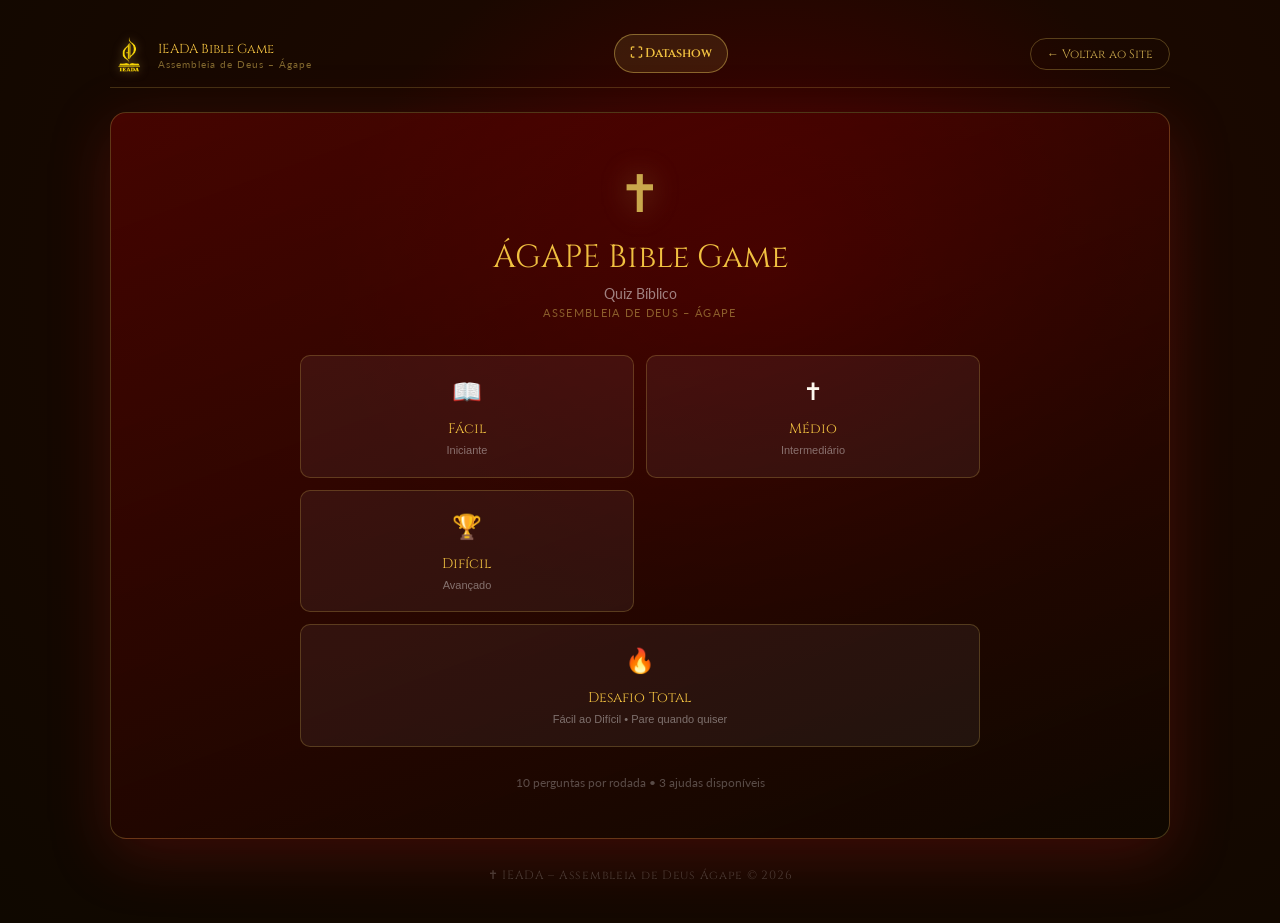
<file: quiz.html>
<!DOCTYPE html>
<html lang="pt-BR">
<head>
  <meta charset="UTF-8" />
  <meta name="viewport" content="width=device-width, initial-scale=1.0"/>
  <title>ÁGAPE Bible Game – Quiz Bíblico</title>
  <link href="https://fonts.googleapis.com/css2?family=Cinzel:wght@400;600;700&family=Lato:wght@300;400;700&display=swap" rel="stylesheet"/>
  <link rel="stylesheet" href="https://cdnjs.cloudflare.com/ajax/libs/font-awesome/6.5.0/css/all.min.css"/>
  <style>
    *, *::before, *::after { box-sizing: border-box; margin: 0; padding: 0; }
    :root {
      --red:      #b71c1c;
      --red-dark: #7f0000;
      --red-mid:  #c62828;
      --gold:     #c9a84c;
      --gold-lt:  #f0c040;
      --yellow:   #ffd600;
      --dark:     #0f0800;
      --dark2:    #1a1000;
      --cream:    #fdf8ee;
      --green:    #1d9e75;
      --danger:   #e24b4a;
    }
    html { scroll-behavior: smooth; }
    body {
      background: radial-gradient(ellipse at 60% 30%, #4a0000 0%, #1a0800 40%, #0f0800 100%);
      min-height: 100vh;
      font-family: 'Lato', sans-serif;
      color: var(--cream);
      display: flex;
      flex-direction: column;
      align-items: center;
      padding: 20px 16px 40px;
    }

    /* ── HEADER ── */
    .game-header {
      width: 100%;
      max-width: 680px;
      display: flex;
      align-items: center;
      justify-content: space-between;
      padding: 14px 0;
      margin-bottom: 24px;
      border-bottom: 1px solid rgba(201,168,76,0.25);
    }
    .game-logo {
      display: flex;
      align-items: center;
      gap: 10px;
      text-decoration: none;
    }
    .game-logo .cross { display: flex; align-items: center; }
    .game-logo .cross img { height: 38px; width: 38px; object-fit: contain; filter: drop-shadow(0 0 5px rgba(201,168,76,0.5)); }
    .game-logo .brand { font-family: 'Cinzel', serif; font-size: 13px; color: var(--gold-lt); }
    .game-logo .sub   { font-size: 10px; color: rgba(201,168,76,0.6); letter-spacing: .1em; display: block; }
    .back-btn {
      font-family: 'Cinzel', serif;
      font-size: 12px;
      color: var(--gold);
      text-decoration: none;
      border: 1px solid rgba(201,168,76,0.35);
      padding: 7px 16px;
      border-radius: 20px;
      transition: background .2s;
    }
    .back-btn:hover { background: rgba(201,168,76,0.12); }

    /* ── QUIZ CONTAINER ── */
    #quiz-root {
      width: 100%;
      max-width: 680px;
      background: linear-gradient(160deg, rgba(127,0,0,0.45) 0%, rgba(15,8,0,0.95) 100%);
      border: 1px solid rgba(201,168,76,0.3);
      border-radius: 16px;
      overflow: hidden;
      box-shadow: 0 16px 60px rgba(183,28,28,0.25);
    }

    /* ── TELA INICIAL ── */
    .q-start {
      display: flex;
      flex-direction: column;
      align-items: center;
      padding: 48px 32px;
      text-align: center;
    }
    .q-start-cross { font-size: 52px; color: var(--gold); margin-bottom: 12px; text-shadow: 0 0 30px rgba(201,168,76,0.4); }
    .q-start-title { font-family: 'Cinzel', serif; font-size: 24px; color: var(--gold-lt); margin-bottom: 6px; }
    .q-start-sub   { font-size: 14px; color: rgba(255,255,255,0.5); margin-bottom: 4px; }
    .q-start-brand { font-size: 11px; color: rgba(201,168,76,0.55); letter-spacing: .12em; text-transform: uppercase; margin-bottom: 36px; }
    .q-levels {
      display: grid;
      grid-template-columns: 1fr 1fr;
      gap: 12px;
      width: 100%;
      margin-bottom: 28px;
    }
    .q-level-total {
      grid-column: 1 / -1;
      background: rgba(201,168,76,0.1);
      border-color: rgba(201,168,76,0.45);
    }
    .q-level-total:hover { background: rgba(201,168,76,0.22) !important; }
    .q-level-btn {
      padding: 18px 8px;
      border-radius: 10px;
      border: 1px solid rgba(201,168,76,0.28);
      background: rgba(255,255,255,0.05);
      color: var(--cream);
      cursor: pointer;
      transition: background .2s, border-color .2s, transform .15s;
      line-height: 1.5;
    }
    .q-level-btn:hover { background: rgba(201,168,76,0.15); border-color: rgba(201,168,76,0.55); transform: translateY(-2px); }
    .q-level-btn .lv-icon { font-size: 24px; display: block; margin-bottom: 8px; }
    .q-level-btn .lv-name { font-family: 'Cinzel', serif; font-size: 14px; color: var(--gold-lt); display: block; }
    .q-level-btn .lv-desc { font-size: 11px; color: rgba(255,255,255,0.4); margin-top: 3px; display: block; }
    .q-start-hint { font-size: 12px; color: rgba(255,255,255,0.28); }

    /* ── QUIZ HEADER ── */
    .q-header {
      background: rgba(0,0,0,0.4);
      border-bottom: 1px solid rgba(201,168,76,0.25);
      padding: 12px 16px;
      display: flex;
      align-items: center;
      justify-content: space-between;
      gap: 8px;
    }
    .q-header-logo { display: flex; align-items: center; gap: 8px; }
    .q-header-cross { font-size: 18px; color: var(--gold); }
    .q-header-brand { font-family: 'Cinzel', serif; font-size: 12px; color: var(--gold-lt); }
    .q-header-brand span { color: rgba(255,255,255,0.4); font-size: 10px; display: block; }
    .q-menu-btn {
      font-family: 'Cinzel', serif;
      font-size: 11px;
      color: rgba(255,255,255,0.45);
      background: none;
      border: 1px solid rgba(255,255,255,0.15);
      padding: 5px 11px;
      border-radius: 20px;
      cursor: pointer;
      transition: color .2s, border-color .2s;
      white-space: nowrap;
      flex-shrink: 0;
    }
    .q-menu-btn:hover { color: var(--gold); border-color: rgba(201,168,76,0.45); }
    .q-score-box {
      background: rgba(201,168,76,0.12);
      border: 1px solid rgba(201,168,76,0.35);
      border-radius: 20px;
      padding: 5px 16px;
      font-size: 13px;
      color: var(--gold-lt);
      font-family: 'Cinzel', serif;
    }

    /* ── QUIZ BODY ── */
    .q-body { padding: 24px 22px; }
    .q-progress-bar {
      background: rgba(255,255,255,0.08);
      border-radius: 4px;
      height: 5px;
      margin-bottom: 20px;
      overflow: hidden;
    }
    .q-progress-fill {
      height: 100%;
      background: linear-gradient(to right, var(--gold), var(--yellow));
      border-radius: 4px;
      transition: width .4s ease;
    }
    .q-meta { display: flex; align-items: center; justify-content: space-between; margin-bottom: 12px; }
    .q-number { font-size: 11px; color: rgba(255,255,255,0.4); letter-spacing: .12em; text-transform: uppercase; }
    .q-prize {
      background: rgba(201,168,76,0.15);
      border: 1px solid rgba(201,168,76,0.3);
      border-radius: 20px;
      padding: 3px 14px;
      font-size: 12px;
      color: var(--gold-lt);
      font-family: 'Cinzel', serif;
    }
    .q-text {
      font-size: 18px;
      font-weight: 700;
      color: var(--cream);
      line-height: 1.55;
      margin-bottom: 24px;
      min-height: 56px;
    }

    /* ── AJUDAS ── */
    .q-lifelines { display: flex; gap: 10px; margin-bottom: 18px; }
    .q-ll {
      flex: 1;
      padding: 9px 6px;
      background: rgba(183,28,28,0.28);
      border: 1px solid rgba(183,28,28,0.45);
      border-radius: 8px;
      color: var(--cream);
      font-size: 12px;
      cursor: pointer;
      transition: background .2s, opacity .2s;
      text-align: center;
      line-height: 1.4;
    }
    .q-ll:hover:not(:disabled) { background: rgba(183,28,28,0.5); }
    .q-ll:disabled { opacity: 0.3; cursor: default; }
    .q-ll .ll-icon { font-size: 16px; display: block; margin-bottom: 4px; }

    /* ── OPÇÕES ── */
    .q-options { display: grid; grid-template-columns: 1fr 1fr; gap: 12px; margin-bottom: 18px; }
    .q-opt {
      background: rgba(255,255,255,0.06);
      border: 1px solid rgba(201,168,76,0.22);
      border-radius: 10px;
      padding: 13px 14px;
      color: var(--cream);
      font-size: 14px;
      cursor: pointer;
      display: flex;
      align-items: center;
      gap: 10px;
      transition: background .2s, border-color .2s, transform .15s;
      text-align: left;
      line-height: 1.4;
      font-family: 'Lato', sans-serif;
    }
    .q-opt:hover:not(:disabled) { background: rgba(201,168,76,0.15); border-color: rgba(201,168,76,0.55); transform: translateY(-1px); }
    .q-opt .opt-letter {
      width: 28px; height: 28px;
      border-radius: 50%;
      background: rgba(201,168,76,0.18);
      border: 1px solid rgba(201,168,76,0.35);
      display: flex; align-items: center; justify-content: center;
      font-size: 12px; font-weight: 700; color: var(--gold-lt);
      flex-shrink: 0;
      font-family: 'Cinzel', serif;
    }
    .q-opt.correct { background: rgba(29,158,117,0.28); border-color: var(--green); }
    .q-opt.correct .opt-letter { background: var(--green); border-color: var(--green); color: #fff; }
    .q-opt.wrong   { background: rgba(226,75,74,0.22); border-color: var(--danger); }
    .q-opt.wrong .opt-letter { background: var(--danger); border-color: var(--danger); color: #fff; }
    .q-opt:disabled { cursor: default; transform: none; }

    /* ── FEEDBACK ── */
    .q-feedback {
      display: none;
      font-size: 13px;
      color: rgba(255,255,255,0.8);
      line-height: 1.6;
      padding: 12px 14px;
      background: rgba(0,0,0,0.28);
      border-radius: 8px;
      border-left: 3px solid rgba(201,168,76,0.4);
      margin-bottom: 14px;
    }

    /* ── BOTÃO PRÓXIMA ── */
    .q-next {
      width: 100%;
      padding: 13px;
      background: linear-gradient(135deg, var(--red-mid), var(--red-dark));
      border: 1px solid var(--gold);
      border-radius: 8px;
      color: var(--gold-lt);
      font-family: 'Cinzel', serif;
      font-size: 14px;
      letter-spacing: .06em;
      cursor: pointer;
      display: none;
      transition: opacity .2s, transform .15s;
    }
    .q-next:hover { opacity: .85; transform: translateY(-1px); }
    /* botões dentro do wrapper do modo total */
    .q-next-row { display: flex; gap: 10px; }
    .q-next-row .q-next { display: block; width: auto; flex: 1; }
    .q-next-row .q-next.grow2 { flex: 2; }

    /* ── TELA FINAL ── */
    .q-end {
      display: flex;
      flex-direction: column;
      align-items: center;
      padding: 52px 32px;
      text-align: center;
    }
    .q-end-icon  { font-size: 56px; margin-bottom: 14px; }
    .q-end-title { font-family: 'Cinzel', serif; font-size: 20px; color: var(--gold-lt); margin-bottom: 10px; }
    .q-end-score { font-family: 'Cinzel', serif; font-size: 48px; color: var(--yellow); margin-bottom: 4px; }
    .q-end-sub   { font-size: 14px; color: rgba(255,255,255,0.5); margin-bottom: 8px; }
    .q-end-prize { font-family: 'Cinzel', serif; font-size: 16px; color: var(--gold); margin-bottom: 16px; }
    .q-end-verse {
      font-size: 14px;
      color: rgba(201,168,76,0.85);
      font-style: italic;
      margin: 0 0 28px;
      line-height: 1.7;
      padding: 14px 18px;
      background: rgba(0,0,0,0.25);
      border-radius: 8px;
      border-left: 3px solid rgba(201,168,76,0.4);
      max-width: 440px;
    }
    .q-end-btns { display: flex; flex-direction: column; gap: 10px; width: 100%; max-width: 320px; }
    .q-restart {
      padding: 13px 24px;
      background: linear-gradient(135deg, var(--red-mid), var(--red-dark));
      border: 1px solid var(--gold);
      border-radius: 8px;
      color: var(--gold-lt);
      font-family: 'Cinzel', serif;
      font-size: 14px;
      letter-spacing: .06em;
      cursor: pointer;
      transition: opacity .2s, transform .15s;
      width: 100%;
    }
    .q-restart:hover { opacity: .85; transform: translateY(-1px); }
    .q-restart-menu {
      background: transparent;
      border-color: rgba(201,168,76,0.35);
      color: rgba(201,168,76,0.7);
    }
    .q-restart-menu:hover { background: rgba(201,168,76,0.08); opacity: 1; }

    /* ── FOOTER ── */
    .game-footer {
      margin-top: 28px;
      font-size: 12px;
      color: rgba(255,255,255,0.2);
      text-align: center;
      font-family: 'Cinzel', serif;
      letter-spacing: .06em;
    }

    /* ── RESPONSIVO ── */
    @media (max-width: 480px) {
      .q-options { grid-template-columns: 1fr; }
      .q-levels  { grid-template-columns: 1fr; }
      .q-start, .q-end { padding: 36px 20px; }
      .q-body { padding: 20px 16px; }
    }
  </style>
  <link rel="stylesheet" href="datashow.css">
  <link rel="stylesheet" href="desktop.css">
  <link rel="manifest" href="manifest.webmanifest">
  <link rel="apple-touch-icon" sizes="180x180" href="icons/app-apple-180.png">
  <meta name="apple-mobile-web-app-title" content="IEADA Ágape">
  <meta name="theme-color" content="#190d0a">
</head>
<body class="site-quiz">

  <div class="game-header">
    <a href="index.html" class="game-logo">
      <span class="cross"><img src="logo.png" alt="Logo IEADA"></span>
      <div>
        <span class="brand">IEADA Bible Game</span>
        <span class="sub">Assembleia de Deus – Ágape</span>
      </div>
    </a>
    <a href="index.html" class="back-btn">← Voltar ao Site</a>
  </div>

  <div id="quiz-root"></div>

  <div class="game-footer">✝ IEADA – Assembleia de Deus Ágape © 2026</div>

  <script>
    const PRIZES = ["PT 1.000","PT 5.000","PT 10.000","PT 50.000","PT 100.000","PT 500.000","PT 1.000.000"];

    const ALL_QUESTIONS = {
      facil: [
        { q:"Quem construiu a arca por ordem de Deus?", opts:["Moisés","Noé","Abraão","Salomão"], a:1, exp:"Gênesis 6:14 – Deus ordenou a Noé que construísse a arca para salvar sua família e os animais." },
        { q:"Quantos dias Deus levou para criar o mundo?", opts:["3 dias","5 dias","6 dias","7 dias"], a:2, exp:"Gênesis 1 – Deus criou tudo em 6 dias e descansou no 7º dia." },
        { q:"Quem foi engolido por um grande peixe?", opts:["Elias","Jonas","Paulo","Pedro"], a:1, exp:"Jonas 1:17 – Jonas foi engolido por um grande peixe e ficou três dias e três noites dentro dele." },
        { q:"Qual foi o primeiro homem criado por Deus?", opts:["Abel","Noé","Adão","Abraão"], a:2, exp:"Gênesis 2:7 – Deus formou o homem do pó da terra e o chamou de Adão." },
        { q:"Qual é o livro mais longo da Bíblia?", opts:["Gênesis","Isaías","Salmos","Jeremias"], a:2, exp:"O livro de Salmos possui 150 capítulos, sendo o mais longo da Bíblia." },
        { q:"Em que cidade Jesus nasceu?", opts:["Nazaré","Jerusalém","Belém","Jericó"], a:2, exp:"Lucas 2:4-7 – Jesus nasceu em Belém de Judá, como havia sido profetizado." },
        { q:"Quem negou Jesus três vezes?", opts:["João","Judas","Tiago","Pedro"], a:3, exp:"Mateus 26:75 – Pedro negou conhecer Jesus três vezes antes do galo cantar." },
        { q:"Qual discípulo traiu Jesus?", opts:["Pedro","Tomé","Judas Iscariotes","Filipe"], a:2, exp:"Mateus 26:14-16 – Judas Iscariotes traiu Jesus por trinta moedas de prata." },
        { q:"Quantos apóstolos Jesus escolheu?", opts:["7","10","12","14"], a:2, exp:"Lucas 6:13 – Jesus escolheu doze apóstolos para acompanhá-lo em seu ministério." },
        { q:"Qual é o versículo mais curto da Bíblia?", opts:["Orai!","Jesus chorou.","Louvai ao Senhor.","Amém."], a:1, exp:"João 11:35 – 'Jesus chorou' é considerado o versículo mais curto da Bíblia." },
        { q:"Quem viu a sarça ardente?", opts:["Abraão","Moisés","Elias","Josué"], a:1, exp:"Êxodo 3:2 – O Anjo do Senhor apareceu a Moisés em uma chama no meio da sarça." },

{ q:"Quem foi jogado na cova dos leões?", opts:["José","Daniel","Moisés","Elias"], a:1, exp:"Daniel 6:16 – Daniel foi lançado na cova dos leões por ordem do rei." },

{ q:"Quem era o pai de Davi?", opts:["Saul","Jessé","Samuel","Eli"], a:1, exp:"1 Samuel 16:1 – Davi era filho de Jessé, de Belém." },

{ q:"Quem foi vendido pelos irmãos?", opts:["Moisés","José","Davi","Daniel"], a:1, exp:"Gênesis 37:28 – José foi vendido por vinte moedas de prata." },

{ q:"Quem escreveu muitos Salmos?", opts:["Salomão","Moisés","Davi","Isaías"], a:2, exp:"Salmos 23:1 – Davi é autor de muitos salmos." },

{ q:"Quem foi a mãe de Samuel?", opts:["Sara","Ana","Rebeca","Raquel"], a:1, exp:"1 Samuel 1:20 – Ana deu à luz Samuel após orar ao Senhor." },

{ q:"Quem pediu um filho a Deus?", opts:["Ana","Maria","Sara","Marta"], a:0, exp:"1 Samuel 1:27 – Ana pediu um filho ao Senhor em oração." },

{ q:"Quem construiu o templo de Jerusalém?", opts:["Davi","Salomão","Saul","Elias"], a:1, exp:"1 Reis 6:1 – Salomão começou a construir o templo do Senhor." },

{ q:"Quem batizou Jesus?", opts:["Pedro","João Batista","Paulo","Tiago"], a:1, exp:"Mateus 3:13 – Jesus foi batizado por João no rio Jordão." },
        { q:"Quantos dias Jesus ficou no deserto sendo tentado?", opts:["7 dias","20 dias","40 dias","90 dias"], a:2, exp:"Mateus 4:2 – Jesus jejuou quarenta dias e quarenta noites no deserto." },
        { q:"Qual era a profissão de José, pai adotivo de Jesus?", opts:["Pescador","Carpinteiro","Pastor","Cobrador de impostos"], a:1, exp:"Marcos 6:3 – Jesus era chamado de filho do carpinteiro José." },
        { q:"Quem caminhou sobre as águas com Jesus?", opts:["Tiago","João","Pedro","Paulo"], a:2, exp:"Mateus 14:29 – Pedro saiu do barco e andou sobre as águas em direção a Jesus." },
        { q:"Qual foi o primeiro milagre de Jesus?", opts:["Cura de leproso","Multiplicação dos pães","Transformar água em vinho","Ressurreição de Lázaro"], a:2, exp:"João 2:1-11 – Jesus transformou água em vinho nas bodas de Caná da Galileia." },
        { q:"Qual animal falou com Balaão?", opts:["Serpente","Jumenta","Leão","Pomba"], a:1, exp:"Números 22:28 – O Senhor abriu a boca da jumenta e ela falou com Balaão." },
        { q:"Em qual monte Moisés recebeu os Dez Mandamentos?", opts:["Monte Carmelo","Monte Sinai","Monte Sião","Monte das Oliveiras"], a:1, exp:"Êxodo 19:20 – O Senhor desceu sobre o Monte Sinai e entregou os mandamentos a Moisés." },
        { q:"Quem sonhou com uma escada chegando ao céu?", opts:["José","Moisés","Abraão","Jacó"], a:3, exp:"Gênesis 28:12 – Jacó sonhou com uma escada apoiada na terra cujo topo tocava o céu." },
        { q:"Em qual jardim Jesus orou antes de ser preso?", opts:["Getsêmani","Éden","Siloé","Betânia"], a:0, exp:"Mateus 26:36 – Jesus foi com seus discípulos a um lugar chamado Getsêmani." },
        { q:"Qual era o nome do discípulo amado de Jesus?", opts:["Pedro","Tiago","Mateus","João"], a:3, exp:"João 21:20 – O discípulo amado era João, que se reclinou sobre Jesus na última ceia." },
        { q:"Quem foi o irmão mais velho de Moisés?", opts:["Josué","Calebe","Arão","Gideão"], a:2, exp:"Êxodo 7:7 – Arão era três anos mais velho que Moisés e seu porta-voz diante do faraó." }
      ],
      medio: [
        { q:"Quem escreveu a maior parte dos Salmos?", opts:["Salomão","Moisés","Davi","Asafe"], a:2, exp:"A maioria dos 150 Salmos tem Davi como autor, sendo ele o maior salmista da Bíblia." },
        { q:"Qual era a profissão de Pedro antes de seguir Jesus?", opts:["Carpinteiro","Pescador","Cobrador de impostos","Pastor"], a:1, exp:"Mateus 4:18 – Pedro e seu irmão André eram pescadores no mar da Galileia." },
        { q:"Quantos livros tem o Novo Testamento?", opts:["22","27","30","39"], a:1, exp:"O Novo Testamento possui 27 livros, desde Mateus até Apocalipse." },
        { q:"Qual foi a primeira praga enviada ao Egito?", opts:["Gafanhotos","Trevas","Água em sangue","Rãs"], a:2, exp:"Êxodo 7:20 – A primeira praga transformou as águas do Nilo em sangue." },
        { q:"Quem interpretou os sonhos do faraó no Egito?", opts:["Moisés","Abraão","José","Daniel"], a:2, exp:"Gênesis 41 – José interpretou os dois sonhos do faraó, prevendo 7 anos de fartura e 7 de fome." },
        { q:"Em qual rio Jesus foi batizado?", opts:["Eufrates","Nilo","Jordão","Mar Morto"], a:2, exp:"Mateus 3:13 – Jesus foi batizado por João Batista no rio Jordão." },
        { q:"Quem foi o primeiro rei de Israel?", opts:["Davi","Salomão","Saul","Samuel"], a:2, exp:"1 Samuel 10:24 – Saul foi ungido por Samuel como o primeiro rei de Israel." },
        { q:"Qual profeta foi levado ao céu num carro de fogo?", opts:["Eliseu","Elias","Ezequiel","Isaías"], a:1, exp:"2 Reis 2:11 – Elias subiu ao céu num redemoinho, com cavalos e carro de fogo." },
        { q:"Qual é o livro central da Bíblia?", opts:["Salmos","Provérbios","Eclesiastes","Jó"], a:0, exp:"O livro de Salmos está no centro da Bíblia e é o livro mais longo." },
        { q:"Quem era irmão de Pedro?", opts:["João","André","Tiago","Tomé"], a:1, exp:"Mateus 4:18 – André era irmão de Simão Pedro." },

{ q:"Quem enfrentou os profetas de Baal?", opts:["Eliseu","Elias","Isaías","Jeremias"], a:1, exp:"1 Reis 18:22 – Elias confrontou os profetas de Baal." },

{ q:"Quem foi o pai de João Batista?", opts:["José","Zacarias","Eli","Arão"], a:1, exp:"Lucas 1:13 – Zacarias foi informado que teria um filho chamado João." },

{ q:"Quem sucedeu Moisés?", opts:["Calebe","Josué","Arão","Samuel"], a:1, exp:"Josué 1:1 – Josué assumiu a liderança após a morte de Moisés." },

{ q:"Quem foi lançado na cisterna pelos irmãos?", opts:["José","Jeremias","Daniel","Elias"], a:0, exp:"Gênesis 37:24 – José foi lançado numa cisterna vazia." },

{ q:"Quem escreveu a maioria das cartas do Novo Testamento?", opts:["Pedro","Paulo","João","Tiago"], a:1, exp:"Romanos 1:1 – Paulo é autor de várias epístolas do Novo Testamento." },

{ q:"Quem duvidou da ressurreição de Jesus?", opts:["Pedro","Tomé","João","Tiago"], a:1, exp:"João 20:25 – Tomé disse que só creria vendo." },

{ q:"Quem ajudou Jesus a carregar a cruz?", opts:["Pedro","Simão Cireneu","João","Tiago"], a:1, exp:"Lucas 23:26 – Simão Cireneu foi obrigado a carregar a cruz." },

{ q:"Quem julgou Jesus?", opts:["Herodes","Pilatos","César","Faraó"], a:1, exp:"Mateus 27:24 – Pilatos declarou-se inocente do sangue de Jesus." },

{ q:"Quem escreveu Apocalipse?", opts:["Pedro","João","Paulo","Tiago"], a:1, exp:"Apocalipse 1:1 – A revelação foi dada a João." },
        { q:"Quantos filhos tinha Jacó?", opts:["10","11","12","13"], a:2, exp:"Gênesis 35:22 – Jacó teve 12 filhos, que se tornaram os patriarcas das 12 tribos de Israel." },
        { q:"Quem foi o primeiro mártir cristão do Novo Testamento?", opts:["Paulo","Estêvão","Tiago","Barnabé"], a:1, exp:"Atos 7:60 – Estêvão foi apedrejado até a morte, tornando-se o primeiro mártir cristão." },
        { q:"Qual profetisa liderou Israel junto ao general Barac?", opts:["Hulda","Miriã","Débora","Ana"], a:2, exp:"Juízes 4:4 – Débora era profetisa e juíza de Israel, e liderou junto a Barac contra Sísera." },
        { q:"Em que cidade Jesus realizou seu primeiro milagre?", opts:["Jerusalém","Belém","Caná da Galileia","Nazaré"], a:2, exp:"João 2:1 – Jesus realizou seu primeiro sinal em Caná da Galileia, transformando água em vinho." },
        { q:"Qual era o nome do filho de Davi que se rebelou contra ele?", opts:["Salomão","Absalão","Adonias","Amnom"], a:1, exp:"2 Samuel 15:10 – Absalão enviou espiões por todas as tribos de Israel para proclamar-se rei." },
        { q:"Quantos livros tem a Bíblia completa?", opts:["60","63","66","72"], a:2, exp:"A Bíblia possui 66 livros no total: 39 no Antigo Testamento e 27 no Novo Testamento." },
        { q:"Quem liderou a rebelião contra Moisés no deserto e foi engolido pela terra?", opts:["Corá","Miriã","Arão","Balaque"], a:0, exp:"Números 16:32 – A terra abriu a boca e tragou Corá, Datã e Abirão por se rebelarem contra Moisés." },
        { q:"Qual é o nome do sumo sacerdote que julgou Jesus?", opts:["Anás","Caifás","Herodes","Simão"], a:1, exp:"Mateus 26:57 – Os que prenderam Jesus o levaram a Caifás, o sumo sacerdote." },
        { q:"Quantas virgens sábias havia na parábola das dez virgens?", opts:["3","5","7","8"], a:1, exp:"Mateus 25:2 – Das dez virgens, cinco eram sábias e cinco eram tolas." },
        { q:"Quem pregou no Pentecostes e converteu cerca de 3.000 pessoas?", opts:["Paulo","João","Pedro","Tiago"], a:2, exp:"Atos 2:41 – Os que receberam a pregação de Pedro foram batizados: cerca de três mil almas." },
        { q:"Qual rei de Israel se casou com Jezabel?", opts:["Davi","Salomão","Acabe","Jeú"], a:2, exp:"1 Reis 16:31 – Acabe tomou por mulher Jezabel, filha de Etbaal, rei dos sidônios." }
      ],
      dificil: [
        { q:"Qual era o nome da esposa de Abraão antes de ser renomeada?", opts:["Raquel","Sara","Sarai","Rebeca"], a:2, exp:"Gênesis 17:15 – O nome original era Sarai, mas Deus a renomeou para Sara." },
        { q:"Quantos anos Matusalém viveu, segundo a Bíblia?", opts:["777","900","969","999"], a:2, exp:"Gênesis 5:27 – Matusalém viveu 969 anos, sendo o homem mais velho registrado na Bíblia." },
        { q:"Qual rei mandou construir o primeiro templo de Jerusalém?", opts:["Davi","Salomão","Roboão","Ezequias"], a:1, exp:"1 Reis 6:1 – Salomão construiu o templo em Jerusalém, levando 7 anos para terminá-lo." },
        { q:"Qual é o único livro da Bíblia que não menciona o nome de Deus?", opts:["Ester","Rute","Cantares","Filemom"], a:0, exp:"O livro de Ester é famoso por não mencionar explicitamente o nome de Deus em nenhum versículo." },
        { q:"Quantas cartas o apóstolo Paulo escreveu no Novo Testamento?", opts:["11","13","14","15"], a:1, exp:"Paulo escreveu 13 cartas: Romanos, 1-2 Coríntios, Gálatas, Efésios, Filipenses, Colossenses, 1-2 Tessalonicenses, 1-2 Timóteo, Tito e Filemom." },
        { q:"Qual profeta profetizou que o Messias nasceria em Belém?", opts:["Isaías","Miquéias","Zacarias","Amós"], a:1, exp:"Miquéias 5:2 – 'E tu, Belém Efrata... de ti me sairá aquele que será soberano em Israel'." },
        { q:"Qual era o nome hebraico do apóstolo Paulo?", opts:["Barnabé","Silas","Saulo","Timóteo"], a:2, exp:"Atos 13:9 – Paulo era conhecido pelo nome hebraico Saulo antes de ser chamado Paulo." },
        { q:"Quantos livros tem o Antigo Testamento?", opts:["36","39","40","45"], a:1, exp:"O Antigo Testamento possui 39 livros, desde Gênesis até Malaquias." },
        { q:"Qual foi a cidade destruída junto com Sodoma?", opts:["Jericó","Gomorra","Nínive","Babel"], a:1, exp:"Gênesis 19:24 – Deus destruiu Sodoma e Gomorra com enxofre e fogo do céu." },
        { q:"Quem escreveu o livro do Apocalipse?", opts:["Paulo","Pedro","Tiago","João"], a:3, exp:"Apocalipse 1:1 – João recebeu e escreveu a revelação enquanto estava na ilha de Patmos." },
         { q:"Quem foi o rei que lançou Daniel na cova dos leões?", opts:["Nabucodonosor","Dario","Ciro","Saul"], a:1, exp:"Daniel 6:16 – O rei Dario ordenou que Daniel fosse lançado na cova." },

{ q:"Quem foi o pai de Abraão?", opts:["Terá","Naor","Ló","Isaque"], a:0, exp:"Gênesis 11:26 – Terá gerou Abrão (Abraão)." },

{ q:"Qual é o último livro da Bíblia?", opts:["Judas","Apocalipse","Hebreus","Atos"], a:1, exp:"Apocalipse 22:21 – Último livro do Novo Testamento." },

{ q:"Quem nunca morreu segundo a Bíblia?", opts:["Elias","Enoque","Ambos","Nenhum"], a:2, exp:"Gênesis 5:24 e 2 Reis 2:11 – Enoque e Elias foram levados por Deus." },

{ q:"Quem escreveu Gênesis?", opts:["Abraão","Moisés","Davi","Samuel"], a:1, exp:"Gênesis 1:1 – Tradicionalmente atribuído a Moisés." },

{ q:"Qual o menor livro da Bíblia?", opts:["Filemom","2 João","3 João","Judas"], a:2, exp:"3 João 1:1 – Possui menos versículos no Novo Testamento." },

{ q:"Quem teve a visão dos ossos secos?", opts:["Isaías","Ezequiel","Jeremias","Daniel"], a:1, exp:"Ezequiel 37:1 – Deus mostrou o vale de ossos secos." },

{ q:"Quem foi o pai de João Batista?", opts:["Zacarias","José","Eli","Arão"], a:0, exp:"Lucas 1:13 – Zacarias recebeu a promessa do nascimento de João." },

{ q:"Quem escreveu Provérbios?", opts:["Davi","Salomão","Moisés","Isaías"], a:1, exp:"Provérbios 1:1 – Provérbios de Salomão, filho de Davi." },

{ q:"Quem foi o rei mais sábio?", opts:["Davi","Salomão","Saul","Josias"], a:1, exp:"1 Reis 4:29 – Deus deu sabedoria extraordinária a Salomão." },
        { q:"Qual era a profissão de Lucas, autor do terceiro Evangelho?", opts:["Pescador","Médico","Cobrador de impostos","Carpinteiro"], a:1, exp:"Colossenses 4:14 – Lucas é chamado de 'o médico amado' pelo apóstolo Paulo." },
        { q:"Qual era o nome do servo a quem Pedro cortou a orelha?", opts:["Anás","Malco","Marcos","Simeão"], a:1, exp:"João 18:10 – Simão Pedro tirou a espada e feriu o servo do sumo sacerdote, chamado Malco." },
        { q:"Quantos anos viveu Noé?", opts:["750 anos","850 anos","950 anos","1000 anos"], a:2, exp:"Gênesis 9:29 – Todos os dias de Noé foram novecentos e cinquenta anos." },
        { q:"Qual era o nome da rainha que visitou Salomão para testar sua sabedoria?", opts:["Rainha do Egito","Rainha de Sabá","Rainha da Babilônia","Rainha da Pérsia"], a:1, exp:"1 Reis 10:1 – A rainha de Sabá ouviu a fama de Salomão e veio testá-lo com perguntas difíceis." },
        { q:"Quantos anos tinha Josué quando morreu?", opts:["100 anos","110 anos","120 anos","130 anos"], a:1, exp:"Josué 24:29 – Josué, filho de Num, morreu com cento e dez anos de idade." },
        { q:"Qual era o nome babilônico dado a Daniel?", opts:["Beltessazar","Sadraque","Mesaque","Abede-Nego"], a:0, exp:"Daniel 1:7 – O chefe dos oficiais deu ao príncipe Daniel o nome de Beltessazar." },
        { q:"Quem era o pai da esposa de Moisés, Zípora?", opts:["Jetro","Aminadabe","Naor","Ló"], a:0, exp:"Êxodo 3:1 – Moisés apascentava as ovelhas de Jetro, seu sogro, sacerdote de Midiã." },
        { q:"Em qual ilha o apóstolo João recebeu a visão do Apocalipse?", opts:["Chipre","Malta","Creta","Patmos"], a:3, exp:"Apocalipse 1:9 – João estava na ilha chamada Patmos por causa da Palavra de Deus." },
        { q:"Quantas pragas Deus enviou ao Egito?", opts:["7","8","10","12"], a:2, exp:"Êxodo 7–12 – Deus enviou dez pragas ao Egito para libertar Israel da escravidão." },
        { q:"A esposa de Ló virou estátua de quê ao olhar para trás?", opts:["Pedra","Sal","Gelo","Pó"], a:1, exp:"Gênesis 19:26 – A mulher de Ló olhou para trás e tornou-se uma estátua de sal." }
      ]
    };

    const END_VERSES = [
      { t:"Continue estudando a Palavra!", v:'"Lâmpada para os meus pés é tua palavra, e luz para o meu caminho." — Salmos 119:105' },
      { t:"Bom resultado! Continue crescendo!", v:'"A lei do teu Deus está no meu coração." — Salmos 37:31' },
      { t:"Excelente! Verdadeiro estudioso da Bíblia!", v:'"Esforça-te, e tem bom ânimo; não temas, nem te espantes." — Josué 1:9' },
    ];

    let state = { screen:"start", level:"facil", questions:[], current:0, score:0, answeredCount:0, ll:{ skip:true, half:true, bible:true } };

    function shuffle(arr) { return [...arr].sort(()=>Math.random()-0.5); }

    function startGame(level) {
      const BATCH   = 10;
      const isTotal = level === 'total';

      const sourceQ = isTotal
        ? [...ALL_QUESTIONS.facil, ...ALL_QUESTIONS.medio, ...ALL_QUESTIONS.dificil]
        : ALL_QUESTIONS[level];

      const key  = 'usedQ_' + level;
      let used   = JSON.parse(localStorage.getItem(key) || '[]');

      let available = sourceQ
        .map((q, i) => ({ q, i }))
        .filter(({ i }) => !used.includes(i));

      const minNeeded = isTotal ? 1 : BATCH;
      if (available.length < minNeeded) {
        used = [];
        available = sourceQ.map((q, i) => ({ q, i }));
      }

      const picked = isTotal ? shuffle(available) : shuffle(available).slice(0, BATCH);
      localStorage.setItem(key, JSON.stringify([...used, ...picked.map(p => p.i)]));

      state = {
        screen: "game", level,
        questions: picked.map(p => p.q),
        current: 0, score: 0, answeredCount: 0,
        ll: { skip: true, half: true, bible: true }
      };
      render();
    }

    function render() {
      const root    = document.getElementById("quiz-root");
      if (state.screen === "start") { root.innerHTML = renderStart(); return; }
      if (state.screen === "end")   { root.innerHTML = renderEnd();   return; }
      const q       = state.questions[state.current];
      const isTotal = state.level === 'total';
      const pct     = ((state.current) / state.questions.length * 100).toFixed(0);

      const metaNum = isTotal
        ? '<div class="q-number">Pergunta ' + (state.current+1) + '</div>'
        : '<div class="q-number">Pergunta ' + (state.current+1) + ' de ' + state.questions.length + '</div>';

      const metaPrize = isTotal
        ? '<div class="q-prize">✔ ' + state.score + ' acerto' + (state.score !== 1 ? 's' : '') + '</div>'
        : '<div class="q-prize">' + PRIZES[Math.min(state.current, PRIZES.length-1)] + '</div>';

      const nextBtns = isTotal
        ? '<div id="nextBtn" style="display:none">' +
            '<div class="q-next-row">' +
              '<button class="q-next" onclick="endGame()">⏹ Encerrar</button>' +
              '<button class="q-next grow2" onclick="nextQ()">Próxima Pergunta →</button>' +
            '</div>' +
          '</div>'
        : '<button class="q-next" id="nextBtn" onclick="nextQ()">' +
            (state.current+1 < state.questions.length ? "Próxima Pergunta →" : "Ver Resultado") +
          '</button>';

      root.innerHTML =
        '<div class="q-header">' +
          '<button class="q-menu-btn" onclick="goStart()">← Menu</button>' +
          '<div class="q-header-logo">' +
            '<span class="q-header-cross">✝</span>' +
            '<div><div class="q-header-brand">IEADA Bible Game<span>Assembleia de Deus – IEADA</span></div></div>' +
          '</div>' +
          '<div class="q-score-box">Pontos: ' + state.score + '</div>' +
        '</div>' +
        '<div class="q-body">' +
          '<div class="q-progress-bar"><div class="q-progress-fill" style="width:' + pct + '%"></div></div>' +
          '<div class="q-meta">' + metaNum + metaPrize + '</div>' +
          '<div class="q-text">' + q.q + '</div>' +
          '<div class="q-lifelines">' +
            '<button class="q-ll" id="ll-skip" ' + (!state.ll.skip?"disabled":"") + ' onclick="useSkip()"><span class="ll-icon">⏭</span>Pular</button>' +
            '<button class="q-ll" id="ll-half" ' + (!state.ll.half?"disabled":"") + ' onclick="useHalf()"><span class="ll-icon">✂️</span>50/50</button>' +
            '<button class="q-ll" id="ll-bible" ' + (!state.ll.bible?"disabled":"") + ' onclick="useBible()"><span class="ll-icon">📖</span>Bíblia</button>' +
          '</div>' +
          '<div class="q-options" id="opts">' +
            q.opts.map((o,i)=>'<button class="q-opt" id="opt-'+i+'" onclick="answer('+i+')">' +
              '<span class="opt-letter">'+["A","B","C","D"][i]+'</span>'+o+'</button>').join("") +
          '</div>' +
          '<div class="q-feedback" id="feedback"></div>' +
          nextBtns +
        '</div>';
    }

    function renderStart() {
      return '<div class="q-start">' +
        '<div class="q-start-cross">✝</div>' +
        '<div class="q-start-title">ÁGAPE Bible Game</div>' +
        '<div class="q-start-sub">Quiz Bíblico</div>' +
        '<div class="q-start-brand">Assembleia de Deus – ÁGAPE</div>' +
        '<div class="q-levels">' +
          '<button class="q-level-btn" onclick="startGame(\'facil\')"><span class="lv-icon">📖</span><span class="lv-name">Fácil</span><span class="lv-desc">Iniciante</span></button>' +
          '<button class="q-level-btn" onclick="startGame(\'medio\')"><span class="lv-icon">✝</span><span class="lv-name">Médio</span><span class="lv-desc">Intermediário</span></button>' +
          '<button class="q-level-btn" onclick="startGame(\'dificil\')"><span class="lv-icon">🏆</span><span class="lv-name">Difícil</span><span class="lv-desc">Avançado</span></button>' +
          '<button class="q-level-btn q-level-total" onclick="startGame(\'total\')"><span class="lv-icon">🔥</span><span class="lv-name">Desafio Total</span><span class="lv-desc">Fácil ao Difícil • Pare quando quiser</span></button>' +
        '</div>' +
        '<div class="q-start-hint">10 perguntas por rodada • 3 ajudas disponíveis</div>' +
      '</div>';
    }

    function renderEnd() {
      const isTotal  = state.level === 'total';
      const answered = isTotal ? state.answeredCount : state.questions.length;
      const pct      = answered > 0 ? Math.round((state.score / answered) * 100) : 0;
      const icon     = pct >= 80 ? "🏆" : pct >= 50 ? "✝" : "📖";
      const ev       = END_VERSES[pct >= 80 ? 2 : pct >= 50 ? 1 : 0];
      const prizeRow = isTotal
        ? '<div class="q-end-prize">' + answered + ' perguntas respondidas</div>'
        : '<div class="q-end-prize">' + PRIZES[Math.min(state.score, PRIZES.length-1)] + '</div>';
      return '<div class="q-end">' +
        '<div class="q-end-icon">' + icon + '</div>' +
        '<div class="q-end-title">' + ev.t + '</div>' +
        '<div class="q-end-score">' + state.score + '/' + answered + '</div>' +
        '<div class="q-end-sub">' + pct + '% de acertos</div>' +
        prizeRow +
        '<div class="q-end-verse">' + ev.v + '</div>' +
        '<div class="q-end-btns">' +
          '<button class="q-restart" onclick="startGame(state.level)">Jogar Novamente</button>' +
          '<button class="q-restart q-restart-menu" onclick="goStart()">← Escolher Nível</button>' +
        '</div>' +
      '</div>';
    }

    function answer(i) {
      const q = state.questions[state.current];
      document.querySelectorAll(".q-opt").forEach(o => o.disabled = true);
      document.querySelectorAll(".q-ll").forEach(l => l.disabled = true);
      const fb = document.getElementById("feedback");
      fb.style.display = "block";
      if (i === q.a) {
        document.getElementById("opt-"+i).classList.add("correct");
        state.score++;
        fb.style.borderLeftColor = "#1d9e75";
        fb.innerHTML = "✔ Correto! " + q.exp;
      } else {
        document.getElementById("opt-"+i).classList.add("wrong");
        document.getElementById("opt-"+q.a).classList.add("correct");
        fb.style.borderLeftColor = "#e24b4a";
        fb.innerHTML = "✘ Incorreto. " + q.exp;
      }
      state.answeredCount++;
      document.getElementById("nextBtn").style.display = "block";
    }

    function nextQ() {
      state.current++;
      if (state.current >= state.questions.length) state.screen = "end";
      render();
    }

    function goStart() { state.screen = "start"; render(); }

    function endGame() { state.screen = "end"; render(); }

    function useSkip() {
      if (!state.ll.skip) return;
      state.ll.skip = false;
      state.current++;
      if (state.current >= state.questions.length) state.screen = "end";
      render();
    }

    function useHalf() {
      if (!state.ll.half) return;
      state.ll.half = false;
      const q = state.questions[state.current];
      const wrong = [0,1,2,3].filter(i => i !== q.a);
      shuffle(wrong).slice(0,2).forEach(i => {
        const btn = document.getElementById("opt-"+i);
        if (btn) { btn.style.opacity = "0.18"; btn.disabled = true; }
      });
      document.getElementById("ll-half").disabled = true;
    }

    function useBible() {
      if (!state.ll.bible) return;
      state.ll.bible = false;
      const q = state.questions[state.current];
      const fb = document.getElementById("feedback");
      fb.style.display = "block";
      fb.style.borderLeftColor = "rgba(201,168,76,0.5)";
      fb.innerHTML = "📖 Dica bíblica: " + q.exp;
      document.getElementById("ll-bible").disabled = true;
    }

    render();
  </script>
  <script src="datashow.js"></script>
</body>
</html>
</file>
<file: desktop.css>
/* A versão de computador usa as mesmas páginas e o mesmo conteúdo do celular. */
.desktop-tools, .desktop-nav-link { display: none; }

@media (min-width: 769px) and (max-width: 1099px) {
  .site-home .nav-links { display: none; }
  .site-home .menu-toggle { display: block; }
}

@media (min-width: 1100px) {
  .site-home {
    scroll-padding-top: 100px;
  }

  .site-home .header-inner {
    max-width: 1480px;
    gap: 26px;
    padding-inline: clamp(28px, 4vw, 64px);
  }

  .site-home .nav-links {
    align-items: center;
    gap: clamp(12px, 1.35vw, 24px);
  }

  .site-home .nav-links a { font-size: clamp(.7rem, .9vw, .88rem); }
  .site-home .nav-links .desktop-nav-link {
    display: inline-flex;
    align-items: center;
    gap: 8px;
    padding: 10px 14px;
    color: #211304;
    background: #f2cf7e;
    border-radius: 6px;
  }

  .site-home .nav-links .desktop-nav-link:hover { background: #ffe4a6; }
  .site-home .nav-links .desktop-nav-link::after { display: none; }
  .site-home .mobile-nav.open { display: none; }

  .site-home .hero {
    display: grid;
    grid-template-columns: minmax(0, 660px) minmax(0, 500px);
    justify-content: center;
    gap: clamp(32px, 5vw, 88px);
    min-height: min(760px, 88svh);
    padding: 132px clamp(34px, 5vw, 88px) 70px;
    background: radial-gradient(ellipse at 22% 30%, #560c13 0%, #220d09 50%, #110906 85%);
  }

  .site-home .hero-content { max-width: none; padding: 0; text-align: left; }
  .site-home .hero-cross img { width: clamp(86px, 8vw, 125px); }
  .site-home .hero-title { font-size: clamp(2.6rem, 4.3vw, 4.6rem); letter-spacing: .015em; }
  .site-home .hero-title i { display: block; font-style: normal; }
  .site-home .hero-verse { max-width: 44ch; font-size: clamp(1rem, 1.25vw, 1.2rem); margin-bottom: 26px; }
  .site-home .hero-scroll { bottom: 12px; }

  .desktop-tools {
    display: block;
    position: relative;
    z-index: 2;
    border: 1px solid #bc8e4d70;
    border-radius: 18px;
    padding: clamp(20px, 2.5vw, 36px);
    background: #170f0cee;
    box-shadow: 0 22px 60px #0005;
  }

  .desktop-tools .tools-kicker {
    color: #efc16b;
    text-transform: uppercase;
    letter-spacing: .15em;
    font-weight: 700;
    font-size: .75rem;
  }

  .desktop-tools h2 { font: 700 clamp(1.45rem, 2vw, 2.15rem)/1.2 var(--font-serif); margin: 8px 0 20px; }
  .desktop-tools nav { display: grid; grid-template-columns: repeat(2, minmax(0, 1fr)); gap: 10px; }
  .desktop-tools nav a {
    display: grid;
    align-content: start;
    gap: 8px;
    min-height: 120px;
    padding: 14px;
    border: 1px solid #c9a84c44;
    border-radius: 10px;
    background: #ffffff06;
    color: var(--cream);
    text-decoration: none;
  }

  .desktop-tools nav a:hover { background: #c9a84c16; border-color: #e8bf75; }
  .desktop-tools nav i { color: #f2cf7e; font-size: 1.2rem; }
  .desktop-tools nav strong { font-size: 1rem; }
  .desktop-tools nav span { color: #e3cfc0; font-size: .88rem; line-height: 1.35; }
  .desktop-tools .tools-project { display: inline-flex; align-items: center; gap: 9px; margin-top: 22px; color: #f2cf7e; text-underline-offset: 4px; }

  .site-home .container { max-width: 1400px; padding-inline: clamp(32px, 5vw, 72px); }
  .site-home .cultos-grid:has(> .culto-card) { display: grid; grid-template-columns: repeat(3, minmax(0, 1fr)); gap: 18px; }
  .site-home .cultos-grid > .culto-card { width: 100%; max-width: none; margin: 0; }
  .site-home .avisos-box { margin-top: 32px; }
  .site-home .footer-inner { max-width: 1320px; }
  .site-home .footer-inner .btn-hero { margin: 0 3px 12px !important; padding-inline: 20px; }

  .site-reader .hi, .site-reader .bg { max-width: 1460px; }
  .site-reader #cv:not(:fullscreen):not(.datashow-fallback) .cvi { max-width: 1160px; }
  .site-reader #cv:not(:fullscreen):not(.datashow-fallback) .car-card { max-width: 1000px; padding-inline: clamp(36px, 5vw, 76px); }

  .site-quiz .game-header, .site-quiz #quiz-root { max-width: 1060px; }
  .site-quiz .q-body { padding: 32px 38px; }
  .site-quiz .q-text { font-size: 1.65rem; }
  .site-quiz .q-opt { font-size: 1.1rem; padding: 16px 18px; }
  .site-quiz .q-start-title { font-size: 2rem; }
  .site-quiz .q-start .q-levels { max-width: 680px; }

  .site-study #presentation:not(:fullscreen):not(.presentation-mode) { max-width: 1260px; }
  .site-study #presentation:not(:fullscreen):not(.presentation-mode) :is(.panel, .slide-nav) { max-width: 1020px; }
  .site-study #presentation:not(:fullscreen):not(.presentation-mode) .slide-content { font-size: 1.17rem; }
  .site-study #presentation:not(:fullscreen):not(.presentation-mode) .slide-title { font-size: 2rem; }
}

.site-home :is(a, button):focus-visible {
  outline: 2px solid #ffe4a6;
  outline-offset: 4px;
}

.site-home .tools-actions {
  display: flex;
  align-items: center;
  flex-wrap: wrap;
  gap: 10px 18px;
  margin-top: 18px;
}
.site-home .tools-actions .tools-project { margin: 0; }
.site-home .install-app {
  padding: 9px 12px;
  border: 1px solid #bc8e4d90;
  border-radius: 8px;
  color: #ffdb95;
  background: #f2cf7e14;
  font: inherit;
  font-weight: 700;
  cursor: pointer;
}
.site-home .install-app:hover { background: #f2cf7e29; border-color: #ffdb95; }
.site-home .install-app i { margin-inline-end: 5px; }
.site-home .install-help {
  width: min(100% - 32px, 460px);
  max-height: calc(100% - 32px);
  margin: auto;
  padding: clamp(18px, 5vw, 28px);
  border: 1px solid #bc8e4d;
  border-radius: 14px;
  color: #fff5e9;
  background: #221310;
  box-shadow: 0 16px 50px #0008;
}
.site-home .install-help::backdrop { background: #000a; }
.site-home .install-help h2 { font: 700 1.25rem/1.3 var(--font-serif); color: #ffdb95; margin-bottom: 10px; }
.site-home .install-help p { line-height: 1.5; margin-bottom: 14px; }
.site-home .install-help strong { color: #ffdb95; }

.site-home :is(section[id], footer[id]) { scroll-margin-top: 86px; }
.site-home .hero [hidden] { display: none; }
.site-home .next-service {
  display: inline-grid;
  grid-template-columns: auto minmax(0, 1fr) auto;
  align-items: center;
  gap: 14px;
  max-width: 100%;
  padding: 13px 16px;
  border: 1px solid #e4b76b90;
  border-radius: 12px;
  background: #221310;
  color: var(--cream);
  text-align: left;
  text-decoration: none;
}
.site-home .next-service:hover { border-color: #ffdb95; background: #352019; }
.next-service .service-icon, .next-service .service-arrow { color: #ffdb95; font-size: 1.2rem; }
.next-service .service-label {
  display: block;
  margin-bottom: 3px;
  color: #ffdb95;
  font-size: .72rem;
  font-weight: 700;
  letter-spacing: .1em;
  text-transform: uppercase;
}
.next-service strong { display: block; font-size: clamp(1rem, 2vw, 1.3rem); }
.next-service #nextServiceChurch { display: block; color: #f2d9c9; font-size: .89rem; margin-top: 3px; }

@media (max-width: 1099px) {
  .site-home .hero { flex-direction: column; gap: 0; padding-bottom: 32px; }
  .site-home .hero-content { padding: 112px 16px 32px; }
  .site-home .hero-scroll { display: none; }
  .desktop-tools {
    position: relative;
    z-index: 2;
    display: block;
    width: min(100% - 28px, 560px);
    padding: 18px 14px;
    border: 1px solid #bc8e4d70;
    border-radius: 15px;
    background: #170f0c;
  }
  .desktop-tools .tools-kicker { font-size: .73rem; font-weight: 700; color: #efc16b; text-transform: uppercase; letter-spacing: .1em; }
  .desktop-tools h2 { font: 700 clamp(1.05rem, 4vw, 1.45rem)/1.25 var(--font-serif); margin: 5px 0 12px; }
  .desktop-tools nav { display: grid; grid-template-columns: repeat(2, minmax(0, 1fr)); gap: 8px; }
  .desktop-tools nav a {
    display: flex;
    align-items: center;
    gap: 8px;
    min-height: 48px;
    padding: 9px;
    border: 1px solid #c9a84c44;
    border-radius: 8px;
    color: var(--cream);
    background: #ffffff07;
    font-size: .9rem;
    text-decoration: none;
  }
  .desktop-tools nav a:hover { border-color: #ffdb95; background: #c9a84c16; }
  .desktop-tools nav a span { display: none; }
  .desktop-tools nav i, .desktop-tools .tools-project { color: #f2cf7e; }
  .desktop-tools .tools-project { display: inline-block; margin-top: 15px; text-underline-offset: 3px; }
}

@media (max-width: 420px) {
  .site-home .header-inner { padding-inline: 12px; gap: 12px; }
  .site-home .logo-area { gap: 8px; }
  .site-home .logo-img { width: 44px; height: 44px; }
  .site-home .logo-title { font-size: .91rem; }
  .site-home .logo-sub { font-size: .62rem; }
  .site-home .hero-title { letter-spacing: .02em; }
}
</file>
<file: estudos-projecao.css>
/* Leitura para projetor. O tamanho base é ajustado ao conteúdo de cada tela. */
#studyFullscreen { display: none; }
.panel-right { flex-wrap: wrap; justify-content: flex-end; gap: 8px; }
.slide-content { overflow-wrap: anywhere; }
#presentation button:focus-visible { outline: 2px solid #ffdb80; outline-offset: 3px; }

body:has(#presentation.presentation-mode) { overflow: hidden; }
body:has(#presentation.presentation-mode) > :is(.header, .hero, .footer) { visibility: hidden; }

#presentation:is(:fullscreen, .presentation-mode) {
  position: fixed;
  inset: 0;
  z-index: 1000;
  width: 100%;
  height: 100%;
  max-width: none;
  margin: 0;
  padding: clamp(8px, 1.5vh, 20px) clamp(12px, 3vw, 50px);
  display: flex;
  flex-direction: column;
  gap: 8px;
  background: #100a07;
}

#presentation:is(:fullscreen, .presentation-mode) :is(.topic-nav, .slide-dots) { display: none; }
#presentation.presentation-mode:not(:fullscreen) #studyFullscreen { display: inline-flex; }
#presentation:is(:fullscreen, .presentation-mode) .panel {
  width: 100%;
  max-width: none;
  flex: 1;
  min-height: 0;
  display: flex;
  flex-direction: column;
  background: radial-gradient(ellipse at 10% 0%, #2b1510, #170d09 80%);
}
#presentation:is(:fullscreen, .presentation-mode) .panel-top { padding: 6px clamp(10px, 2vw, 26px); }
#presentation:is(:fullscreen, .presentation-mode) .panel-top :is(.section-label, .counter) {
  font-family: Lato, system-ui, sans-serif;
  font-size: clamp(.75rem, 1.25vw, 1.05rem);
  color: #ffdb95;
}

#presentation:is(:fullscreen, .presentation-mode) .slide-stage {
  --slide-size: clamp(18px, 3.4vw, 56px);
  width: 100%;
  flex: 1;
  min-height: 0;
  padding: clamp(10px, 2.6vh, 36px) clamp(14px, 3.5vw, 64px);
  overflow: auto;
  display: flex;
  flex-direction: column;
  justify-content: safe center;
  animation: none;
}

#presentation:is(:fullscreen, .presentation-mode) .slide-frame {
  width: 100%;
  max-width: 1750px;
  flex: 0 0 auto;
  margin-inline: auto;
  font: 700 var(--slide-size)/1.3 Lato, system-ui, sans-serif;
  overflow-wrap: anywhere;
}

#presentation:is(:fullscreen, .presentation-mode) .slide-title {
  margin: 0 0 .42em;
  font: 700 1.24em/1.12 Lato, system-ui, sans-serif;
  color: #ffdc89;
}
#presentation:is(:fullscreen, .presentation-mode) .slide-title::after { margin-top: .25em; width: 1.6em; }
#presentation:is(:fullscreen, .presentation-mode) .slide-content { font-size: 1em; line-height: inherit; color: #fff9ef; }
#presentation:is(:fullscreen, .presentation-mode) .slide-content :is(p, ul, ol) { margin: 0 0 .38em; }
#presentation:is(:fullscreen, .presentation-mode) .slide-content :is(ul, ol) { padding-inline-start: 1.3em; }
#presentation:is(:fullscreen, .presentation-mode) .slide-content li { margin-block: .16em; }
#presentation:is(:fullscreen, .presentation-mode) .slide-content > :last-child { margin-bottom: 0; }
#presentation:is(:fullscreen, .presentation-mode) .slide-content :is(h3, h4) {
  margin: 0 0 .3em;
  font: 700 .86em/1.2 Lato, system-ui, sans-serif;
  color: #ffd98e;
}
#presentation:is(:fullscreen, .presentation-mode) :is(.truth-card, .practical-card, .verse, .devotional-item) {
  padding: .35em .55em;
  margin: 0 0 .3em;
}
#presentation:is(:fullscreen, .presentation-mode) :is(.truth-label, .ref, .verse-num, .devotional-item strong) {
  font: 700 .65em/1.3 Lato, system-ui, sans-serif;
  color: #ffdb95;
  letter-spacing: .02em;
}
#presentation:is(:fullscreen, .presentation-mode) :is(.truth-text, .verse p) { font: inherit; margin: 0; }
#presentation:is(:fullscreen, .presentation-mode) .verse { grid-template-columns: 1em minmax(0, 1fr); gap: .35em; }
#presentation:is(:fullscreen, .presentation-mode) .devotional-grid { margin: 0 0 .35em; grid-template-columns: repeat(3, minmax(0, 1fr)); }
#presentation:is(:fullscreen, .presentation-mode) .devotional-item { font-size: .82em; line-height: 1.23; }
#presentation:is(:fullscreen, .presentation-mode) .devotional-item strong { font-size: .85em; }
#presentation:is(:fullscreen, .presentation-mode) .quiz-meta { font: 700 .62em/1.25 Lato, system-ui, sans-serif; color: #ffdb95; margin-bottom: .5em; }
#presentation:is(:fullscreen, .presentation-mode) .quiz-question { font-size: 1em; }
#presentation:is(:fullscreen, .presentation-mode) .quiz-options { grid-template-columns: repeat(2, minmax(0, 1fr)); gap: .25em; }
#presentation:is(:fullscreen, .presentation-mode) .quiz-option { font: inherit; font-size: .82em; padding: .34em .5em; gap: .35em; }
#presentation:is(:fullscreen, .presentation-mode) .option-letter { width: 1.4em; height: 1.4em; flex-basis: 1.4em; font-size: .8em; }
#presentation:is(:fullscreen, .presentation-mode) .feedback { font: inherit; font-size: .75em; margin-top: .38em; padding: .35em .55em; }
#presentation:is(:fullscreen, .presentation-mode) .restart-quiz { font: inherit; font-size: .8em; margin-top: .25em; }
#presentation:is(:fullscreen, .presentation-mode) .slide-nav { width: 100%; max-width: none; margin: 0; }
#presentation:is(:fullscreen, .presentation-mode) .nav-button { min-width: 0; padding: 7px 14px; font: 700 clamp(.8rem, 1.35vw, 1.1rem)/1.25 Lato, system-ui, sans-serif; }

@media (max-width: 600px) {
  .panel-top { flex-wrap: wrap; }
  #presentation:is(:fullscreen, .presentation-mode) .devotional-grid { grid-template-columns: repeat(2, minmax(0, 1fr)); }
  #presentation:is(:fullscreen, .presentation-mode) .quiz-options { grid-template-columns: 1fr; }
}
</file>
<file: datashow.css>
/* Controles compartilhados do modo Datashow */
.datashow-toolbar{display:flex;justify-content:flex-end;align-items:center;margin:0 0 12px}
.datashow-button{display:inline-flex;align-items:center;justify-content:center;gap:8px;padding:10px 15px;border:1px solid rgba(201,168,76,.55);border-radius:24px;background:rgba(201,168,76,.12);color:#f0c040;font:600 .78rem "Cinzel",serif;cursor:pointer;white-space:nowrap;transition:background .2s,border-color .2s,transform .2s}
.datashow-button:hover{background:rgba(201,168,76,.22);border-color:#f0c040;transform:translateY(-1px)}
.datashow-button:focus-visible{outline:3px solid #fff;outline-offset:3px}
.datashow-toolbar { gap: 8px; flex-wrap: wrap; }
.datashow-search {
  width: min(100% - 24px, 610px);
  max-height: 92vh;
  padding: clamp(16px, 4vw, 30px);
  border: 1px solid #d6a85a;
  border-radius: 14px;
  color: #fdf8ee;
  background: #211411;
  box-shadow: 0 14px 50px #0009;
}
.datashow-search::backdrop { background: #0009; }
.datashow-search .search-heading { display: flex; align-items: center; justify-content: space-between; gap: 8px; margin-bottom: 12px; }
.datashow-search h2 { color: #ffdb95; font-size: clamp(1.05rem, 4vw, 1.6rem); }
.datashow-search label { display: block; margin-bottom: 8px; color: #f4ddc9; }
.datashow-search .search-fields { display: flex; gap: 8px; }
.datashow-search input {
  flex: 1;
  min-width: 0;
  padding: 10px 12px;
  font: inherit;
  border: 1px solid #d6a85a80;
  border-radius: 8px;
  color: #fff;
  background: #100a07;
}
.datashow-search .search-message:not(:empty) { margin-top: 12px; }
.datashow-search .search-results:not(:empty) { display: grid; gap: 8px; margin-top: 10px; }
.datashow-search .search-results button { justify-content: flex-start; text-align: left; white-space: normal; }
.game-header .datashow-toolbar{margin:0}
.game-header:has(.datashow-toolbar){flex-wrap:wrap;gap:10px}

#cv:fullscreen,#cv.datashow-fallback{position:fixed;inset:0;z-index:9999;display:block!important;width:100vw;height:100vh;min-height:100vh;margin:0;padding:2vh 4vw;background:#0b0703;color:#fdf8ee;overflow:auto}
#cv:fullscreen .cvi,#cv.datashow-fallback .cvi{display:flex;flex-direction:column;justify-content:center;width:min(100%,1600px);max-width:none;min-height:100%;margin:0 auto}
#cv:fullscreen .datashow-toolbar,#cv.datashow-fallback .datashow-toolbar{margin-bottom:clamp(8px,2vh,20px)}
#cv:fullscreen .datashow-button,#cv.datashow-fallback .datashow-button{font-size:1rem;padding:12px 18px}
#cv:fullscreen .cvt,#cv.datashow-fallback .cvt{font-size:clamp(2rem,4vw,3.6rem);margin:0 0 8px}
#cv:fullscreen .cvs,#cv.datashow-fallback .cvs{font-size:clamp(1rem,1.5vw,1.3rem);margin-bottom:clamp(8px,2vh,20px)}
#cv:fullscreen .fc,#cv.datashow-fallback .fc,#cv:fullscreen .cn,#cv.datashow-fallback .cn,#cv:fullscreen .vp-wrap,#cv.datashow-fallback .vp-wrap,#cv:fullscreen .ca-back,#cv.datashow-fallback .ca-back{display:none!important}
#cv:fullscreen .car-slide.active,#cv.datashow-fallback .car-slide.active{min-height:55vh;padding:2vh 1vw}
#cv:fullscreen .car-card,#cv.datashow-fallback .car-card{display:flex;flex-direction:column;justify-content:center;max-width:none;min-height:50vh;padding:clamp(24px,5vh,64px) clamp(22px,5vw,80px)}
#cv:fullscreen .car-vn,#cv.datashow-fallback .car-vn{font-size:clamp(1.2rem,2vw,1.8rem);margin-bottom:clamp(14px,3vh,30px)}
#cv:fullscreen .car-vt,#cv.datashow-fallback .car-vt,#cv:fullscreen .vt,#cv.datashow-fallback .vt,#cv:fullscreen .stanza-text,#cv.datashow-fallback .stanza-text,#cv:fullscreen .refrao-text,#cv.datashow-fallback .refrao-text{font-size:clamp(2rem,3.7vw,4rem)!important;line-height:1.55}
#cv:fullscreen .car-nav,#cv.datashow-fallback .car-nav{padding:12px 0}
#cv:fullscreen .car-btn,#cv.datashow-fallback .car-btn{width:64px;height:64px;font-size:1.7rem}
#cv:fullscreen .car-counter,#cv.datashow-fallback .car-counter{font-size:1.1rem}
#cv:fullscreen .ca,#cv.datashow-fallback .ca{margin-top:10px;padding-top:12px}
#cv:fullscreen .ab,#cv.datashow-fallback .ab{padding:12px 18px;font-size:.95rem}

body:fullscreen,body.datashow-fallback{display:flex;flex-direction:column;align-items:center;justify-content:center;gap:clamp(12px,2vh,24px);width:100vw;height:100vh;min-height:100vh;padding:2vh 4vw;margin:0;overflow:auto;background:#0b0703}
body:fullscreen .game-header,body.datashow-fallback .game-header{width:100%;max-width:1500px;margin:0 auto;border-color:rgba(201,168,76,.35)}
body:fullscreen .datashow-toolbar,body.datashow-fallback .datashow-toolbar{margin:0}
body:fullscreen #quiz-root,body.datashow-fallback #quiz-root{display:flex;flex-direction:column;width:100%;max-width:1500px;min-height:min(78vh,900px);margin:auto;border-color:rgba(201,168,76,.55)}
body:fullscreen #quiz-root .q-header,body.datashow-fallback #quiz-root .q-header{padding:16px 24px}
body:fullscreen #quiz-root .q-body,body.datashow-fallback #quiz-root .q-body{flex:1;padding:clamp(24px,4vh,58px) clamp(24px,5vw,80px)}
body:fullscreen #quiz-root .q-number,body.datashow-fallback #quiz-root .q-number,body:fullscreen #quiz-root .q-prize,body.datashow-fallback #quiz-root .q-prize{font-size:1rem}
body:fullscreen #quiz-root .q-text,body.datashow-fallback #quiz-root .q-text{font-size:clamp(2rem,4vw,4rem);line-height:1.35;margin-bottom:clamp(20px,4vh,42px)}
body:fullscreen #quiz-root .q-options,body.datashow-fallback #quiz-root .q-options{gap:clamp(12px,2vw,22px);margin-bottom:clamp(18px,3vh,30px)}
body:fullscreen #quiz-root .q-opt,body.datashow-fallback #quiz-root .q-opt{min-height:78px;padding:clamp(15px,2vw,25px);font-size:clamp(1.25rem,2.3vw,2.2rem);line-height:1.4}
body:fullscreen #quiz-root .q-opt .opt-letter,body.datashow-fallback #quiz-root .q-opt .opt-letter{width:42px;height:42px;flex:0 0 42px;font-size:1.1rem}
body:fullscreen #quiz-root .q-lifelines,body.datashow-fallback #quiz-root .q-lifelines{max-width:900px;margin:0 auto 20px}
body:fullscreen #quiz-root .q-ll,body.datashow-fallback #quiz-root .q-ll{padding:12px;font-size:1rem}
body:fullscreen #quiz-root .q-feedback,body.datashow-fallback #quiz-root .q-feedback{font-size:clamp(1rem,1.6vw,1.5rem);line-height:1.6;padding:18px 22px}
body:fullscreen #quiz-root .q-next,body.datashow-fallback #quiz-root .q-next{padding:17px;font-size:1.1rem}
body:fullscreen .game-footer,body.datashow-fallback .game-footer{display:none}

body.datashow-fallback { position: fixed; inset: 0; }
body:is(:fullscreen, .datashow-fallback) {
  justify-content: flex-start;
}
body:is(:fullscreen, .datashow-fallback) .game-header,
body:is(:fullscreen, .datashow-fallback) #quiz-root {
  flex-shrink: 0;
}
body:is(:fullscreen, .datashow-fallback) #quiz-root {
  min-height: 0;
}
body:is(:fullscreen, .datashow-fallback) :is(.q-start-title, .q-end-title) {
  font-size: clamp(1.6rem, 3.4vw, 3rem);
}
body:is(:fullscreen, .datashow-fallback) .q-end-score {
  font-size: clamp(3rem, 6vw, 6rem);
}
body:is(:fullscreen, .datashow-fallback) .q-end-verse {
  max-width: 60ch;
  font-size: clamp(1rem, 1.7vw, 1.5rem);
}

@media (min-width: 701px) and (max-height: 820px) {
  #cv:is(:fullscreen, .datashow-fallback) .cbr { display: none; }
  #cv:is(:fullscreen, .datashow-fallback) .car-slide.active { min-height: 42vh; }
  #cv:is(:fullscreen, .datashow-fallback) .car-card { min-height: 38vh; padding-block: 22px; }
  #cv:is(:fullscreen, .datashow-fallback) .car-vt { font-size: clamp(1.85rem, 6.4vh, 3.5rem) !important; line-height: 1.35; }
  #cv:is(:fullscreen, .datashow-fallback) .car-btn { width: 50px; height: 50px; }
  body:is(:fullscreen, .datashow-fallback) #quiz-root .q-body { padding-block: 18px; }
  body:is(:fullscreen, .datashow-fallback) #quiz-root .q-text { font-size: clamp(1.8rem, 5.5vh, 3rem); margin-bottom: 16px; }
  body:is(:fullscreen, .datashow-fallback) #quiz-root .q-opt { min-height: 64px; padding-block: 12px; }
  body:is(:fullscreen, .datashow-fallback) #quiz-root .q-lifelines { margin-bottom: 14px; }
}

@media(max-width:700px){#cv:fullscreen,#cv.datashow-fallback{padding:12px}#cv:fullscreen .car-vt,#cv.datashow-fallback .car-vt,#cv:fullscreen .vt,#cv.datashow-fallback .vt,#cv:fullscreen .stanza-text,#cv.datashow-fallback .stanza-text,#cv:fullscreen .refrao-text,#cv.datashow-fallback .refrao-text{font-size:clamp(1.5rem,5vw,2.4rem)!important}body:fullscreen,body.datashow-fallback{padding:10px}body:fullscreen #quiz-root .q-options,body.datashow-fallback #quiz-root .q-options{grid-template-columns:1fr}body:fullscreen #quiz-root .q-text,body.datashow-fallback #quiz-root .q-text{font-size:clamp(1.65rem,6vw,2.5rem)}}
</file>
